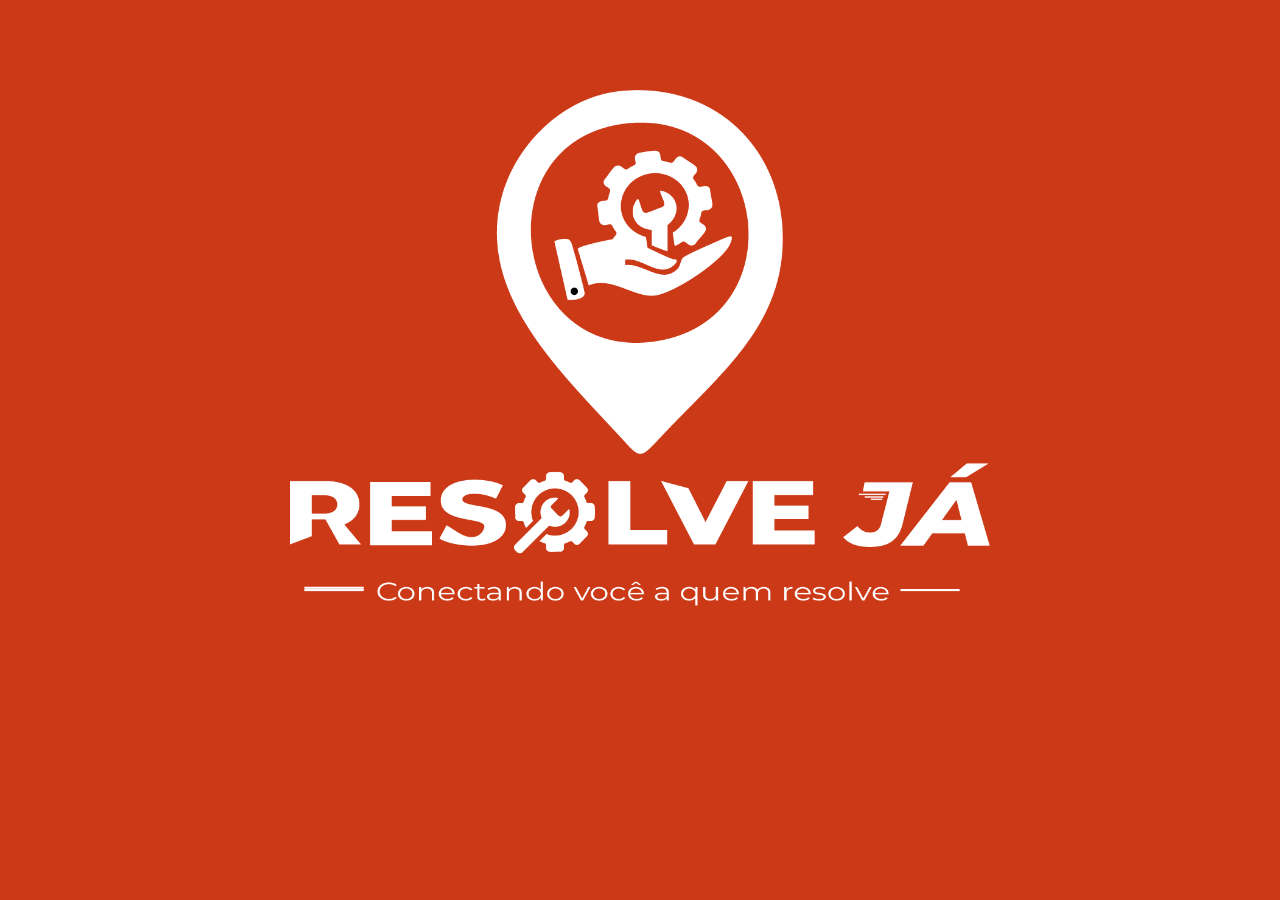
<file: index.html>
<!DOCTYPE html>
<html lang="pt-br">

<head>
    <meta charset="UTF-8">
    <meta name="viewport" content="width=device-width, initial-scale=1.0">
    <title>Resolve Já</title>
    <link rel="stylesheet" href="style.css">
    <script>
        setTimeout(() => {
            window.location.href="login.html";
        }, 2000);
    </script>
</head>

<body class="body-começo">
    <div class="uni-logo">
        <img class="logo-começo" src="midia/Logo Branca.png" alt="">
    </div>
</body>

</html>
</file>
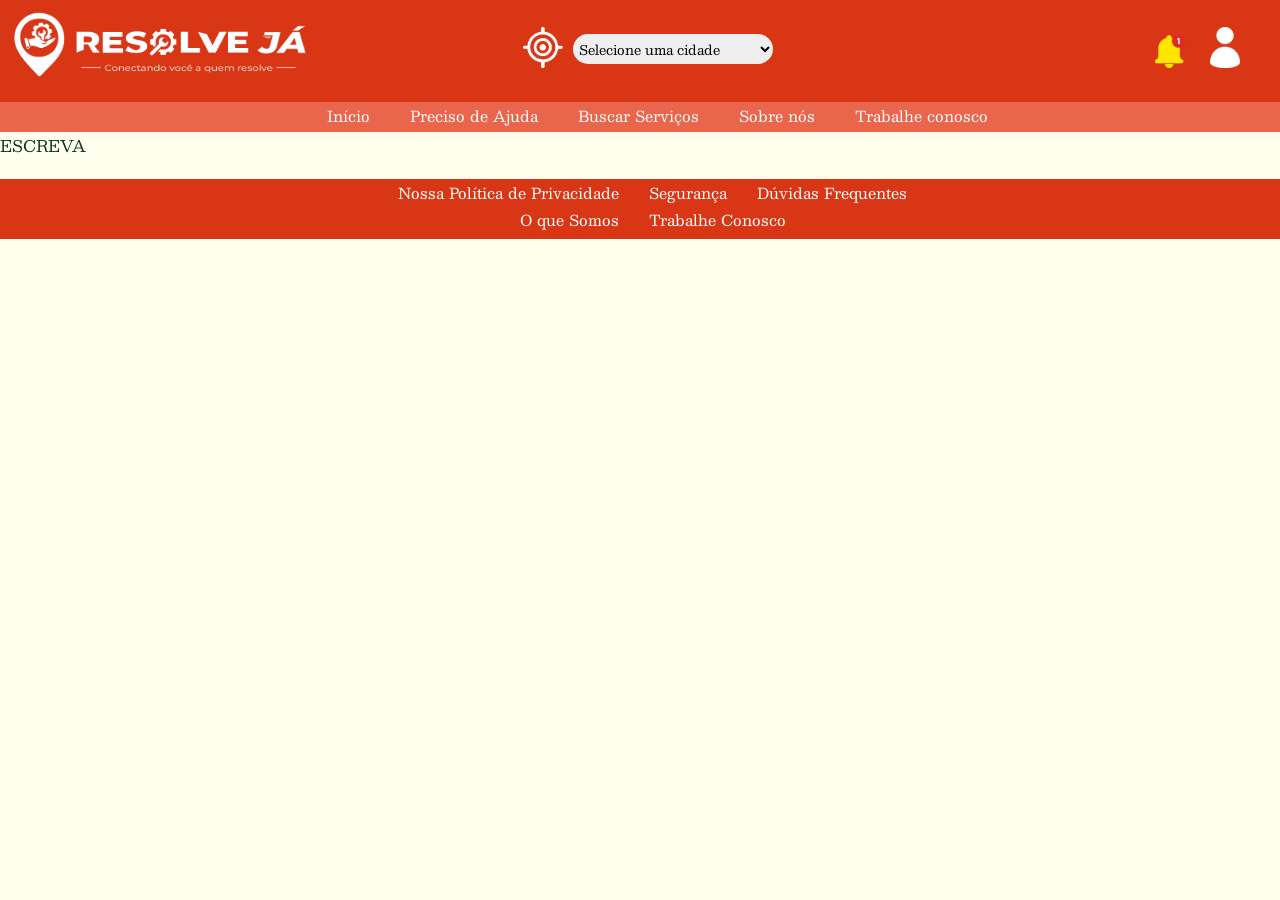
<file: copiar.html>
<!DOCTYPE html>
<html lang="pt-br">

<head>
    <meta charset="UTF-8">
    <meta name="viewport" content="width=device-width, initial-scale=1.0">
    <title>Resolve Já | Página Inicial</title>
    <link rel="stylesheet" href="style.css">
    <style>
        @import url('https://fonts.googleapis.com/css2?family=Besley:ital,wght@0,400..900;1,400..900&display=swap');
    </style>
</head>

<body class="body-padrao">
    <header class="header-padrao">
        <div class="header-tudo">
            <div class="con-logo">
                <img class="logo-pginicial" src="midia/branca deitada.png" alt="">
            </div>
            <div class="container-cidade">
                <div class="primeiro">
                    <img class="alvo" src="midia/alvo.png" alt="">
                </div>
                <div class="segundo">
                    <select class="cidade" id="cidade">
                        <option value="">Selecione uma cidade</option>
                        <option value="São Paulo">São Paulo</option>
                        <option value="São José do Rio Preto">São José do Rio Preto</option>
                        <option value="Campinas">Campinas</option>
                        <option value="Santos">José Bonifácio</option>
                        <option value="Ribeirão Preto">Ribeirão Preto</option>
                        <option value="Sorocaba">Minha Localização</option>
                    </select>
                </div>
            </div>
            <div class="container-icones">
                <img class="icones-inicio" src="midia/notificações.png" alt="nots">
                <img class="icones-inicio" src="midia/user.png" alt="user" id="user">
            </div>
        </div>
    </header>
    <nav class="navpadrao">
        <a class="danave" href="pag-inicial.html">Início</a>
        <a class="danave" href="pag-ajuda.html">Preciso de Ajuda</a>
        <a class="danave" href="pag-busca.html">Buscar Serviços</a>
        <a class="danave" href="pag-sobrenos.html">Sobre nós</a>
        <a class="danave" href="trabalhe-conosco.html">Trabalhe conosco</a>
    </nav>

    ESCREVA
    
    <script src="java.js"></script>
</body>

<footer class="footer-padrao">
    <div class="1-footer">
        <a class="dofooter" href="politi.html">Nossa Política de Privacidade</a>
        <a class="dofooter" href="">Segurança</a>
        <a class="dofooter" href="duvidas.html">Dúvidas Frequentes</a>
    </div>
    <div class="2-footer">
        <a class="dofooter" href="">O que Somos</a>
        <a class="dofooter" href="trabalhe-conosco.html">Trabalhe Conosco</a>
    </div>
</footer>

</html>
</file>
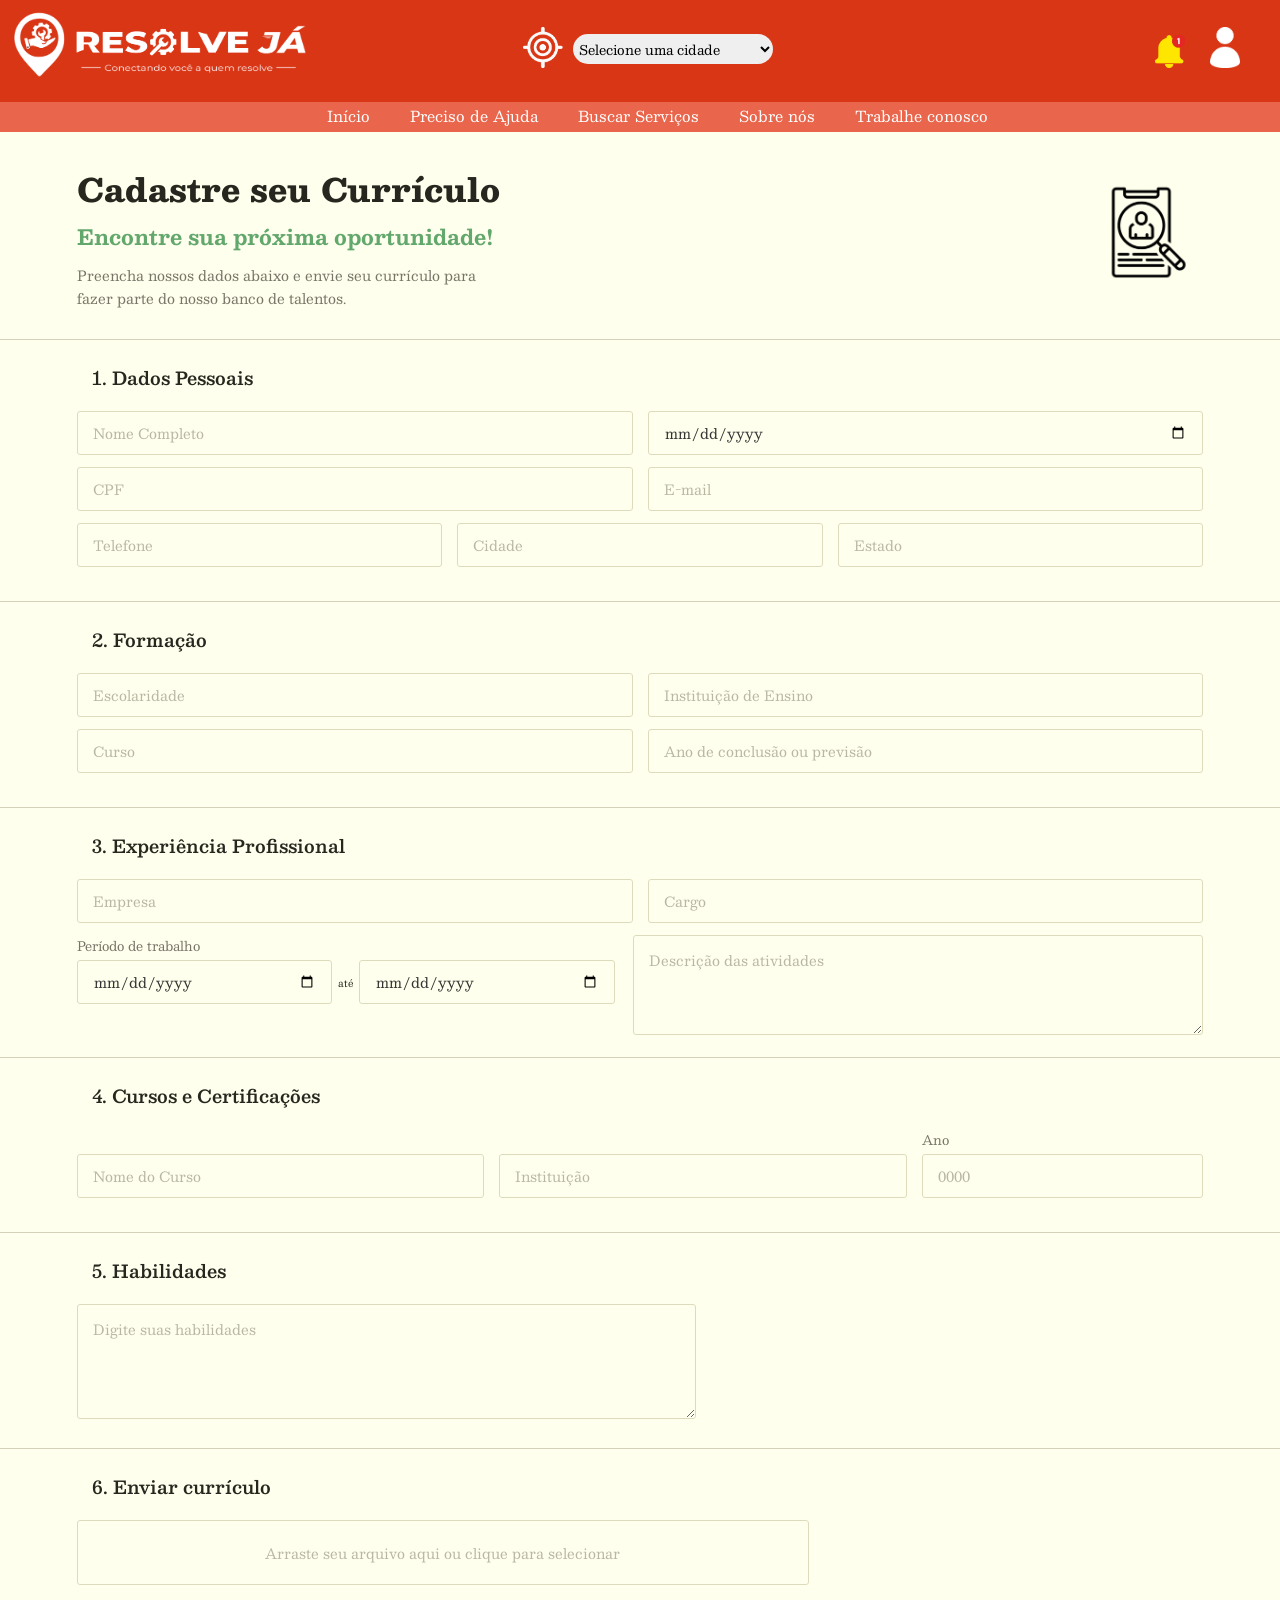
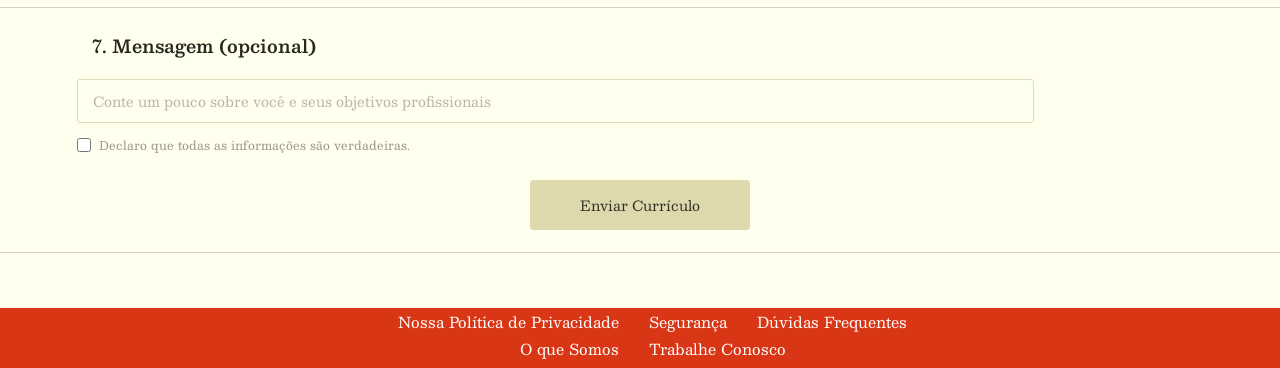
<file: curriculo.html>
<!DOCTYPE html>
<html lang="pt-br">

<head>
    <meta charset="UTF-8">
    <meta name="viewport" content="width=device-width, initial-scale=1.0">
    <title>Resolve Já | Currículo</title>
    <link rel="stylesheet" href="style.css">
    <style>
        @import url('https://fonts.googleapis.com/css2?family=Besley:ital,wght@0,400..900;1,400..900&display=swap');
    </style>
</head>

<body class="body-padrao">
    <header class="header-padrao">
        <div class="header-tudo">
            <div class="con-logo">
                <img class="logo-pginicial" src="midia/branca deitada.png" alt="">
            </div>
            <div class="container-cidade">
                <div class="primeiro">
                    <img class="alvo" src="midia/alvo.png" alt="">
                </div>
                <div class="segundo">
                    <select class="cidade" id="cidade">
                        <option value="">Selecione uma cidade</option>
                        <option value="São Paulo">São Paulo</option>
                        <option value="São José do Rio Preto">São José do Rio Preto</option>
                        <option value="Campinas">Campinas</option>
                        <option value="Santos">José Bonifácio</option>
                        <option value="Ribeirão Preto">Ribeirão Preto</option>
                        <option value="Sorocaba">Minha Localização</option>
                    </select>
                </div>
            </div>
            <div class="container-icones">
                <img class="icones-inicio" src="midia/notificações.png" alt="nots">
                <img class="icones-inicio" src="midia/user.png" alt="user" id="user">
            </div>
        </div>
    </header>
    <nav class="navpadrao">
        <a class="danave" href="pag-inicial.html">Início</a>
        <a class="danave" href="pag-ajuda.html">Preciso de Ajuda</a>
        <a class="danave" href="pag-busca.html">Buscar Serviços</a>
        <a class="danave" href="pag-sobrenos.html">Sobre nós</a>
        <a class="danave" href="trabalhe-conosco.html">Trabalhe conosco</a>
    </nav>


    <main class="curriculo-container">

        <!-- Cabeçalho do formulário -->
        <section class="curriculo-topo">
            <div>
                <h1>Cadastre seu Currículo</h1>
                <h3>Encontre sua próxima oportunidade!</h3>
                <p>Preencha nossos dados abaixo e envie seu currículo para<br>
                    fazer parte do nosso banco de talentos.</p>
            </div>

            <div class="curriculo-icone">
                <img src="midia/icone pesquisa.png" alt="Ícone de currículo">
            </div>
        </section>

        <form class="form-curriculo">

            <!-- 1. Dados Pessoais -->
            <section class="form-secao">
                <h2>1. Dados Pessoais</h2>

                <div class="form-linha">
                    <input type="text" placeholder="Nome Completo" required>
                    <input type="date" aria-label="Data de nascimento">
                </div>

                <div class="form-linha">
                    <input type="text" placeholder="CPF">
                    <input type="email" placeholder="E-mail" required>
                </div>

                <div class="form-linha tres">
                    <input type="tel" placeholder="Telefone">
                    <input type="text" placeholder="Cidade">
                    <input type="text" placeholder="Estado">
                </div>
            </section>

            <!-- 2. Formação -->
            <section class="form-secao">
                <h2>2. Formação</h2>

                <div class="form-linha">
                    <input type="text" placeholder="Escolaridade">
                    <input type="text" placeholder="Instituição de Ensino">
                </div>

                <div class="form-linha">
                    <input type="text" placeholder="Curso">
                    <input type="text" placeholder="Ano de conclusão ou previsão">
                </div>
            </section>

            <!-- 3. Experiência Profissional -->
            <section class="form-secao">
                <h2>3. Experiência Profissional</h2>

                <div class="form-linha">
                    <input type="text" placeholder="Empresa">
                    <input type="text" placeholder="Cargo">
                </div>

                <div class="experiencia-conteudo">
                    <div class="periodo">
                        <label>Período de trabalho</label>

                        <div class="form-linha periodo-inputs">
                            <input type="date" aria-label="Data inicial">
                            <span>até</span>
                            <input type="date" aria-label="Data final">
                        </div>
                    </div>

                    <textarea placeholder="Descrição das atividades"></textarea>
                </div>
            </section>

            <!-- 4. Cursos e Certificações -->
            <section class="form-secao">
                <h2>4. Cursos e Certificações</h2>

                <div class="form-linha cursos-linha">
                    <input type="text" placeholder="Nome do Curso">
                    <input type="text" placeholder="Instituição">

                    <div class="ano-input">
                        <label>Ano</label>
                        <input type="number" placeholder="0000">
                    </div>
                </div>
            </section>

            <!-- 5. Habilidades -->
            <section class="form-secao">
                <h2>5. Habilidades</h2>

                <textarea class="habilidades" placeholder="Digite suas habilidades"></textarea>
            </section>

            <!-- 6. Enviar currículo -->
            <section class="form-secao">
                <h2>6. Enviar currículo</h2>

                <label class="upload-curriculo">
                    <input type="file" accept=".pdf,.doc,.docx">
                    <span>Arraste seu arquivo aqui ou clique para selecionar</span>
                </label>
            </section>

            <!-- 7. Mensagem -->
            <section class="form-secao mensagem-secao">
                <h2>7. Mensagem (opcional)</h2>

                <input type="text" class="mensagem-input"
                    placeholder="Conte um pouco sobre você e seus objetivos profissionais">

                <label class="termos">
                    <input type="checkbox" required>
                    <span>Declaro que todas as informações são verdadeiras.</span>
                </label>
                
<form action="site-profissional.html">
    <!-- seus inputs aqui -->
    <button type="submit" class="btn-curriculo">
        Enviar Currículo
    </button>
</form>



            </section>
    </main>


    <script src="java.js"></script>
</body>

<footer class="footer-padrao">
    <div class="1-footer">
        <a class="dofooter" href="politi.html">Nossa Política de Privacidade</a>
        <a class="dofooter" href="">Segurança</a>
        <a class="dofooter" href="duvidas.html">Dúvidas Frequentes</a>
    </div>
    <div class="2-footer">
        <a class="dofooter" href="">O que Somos</a>
        <a class="dofooter" href="trabalhe-conosco.html">Trabalhe Conosco</a>
    </div>
</footer>

</html>
</file>
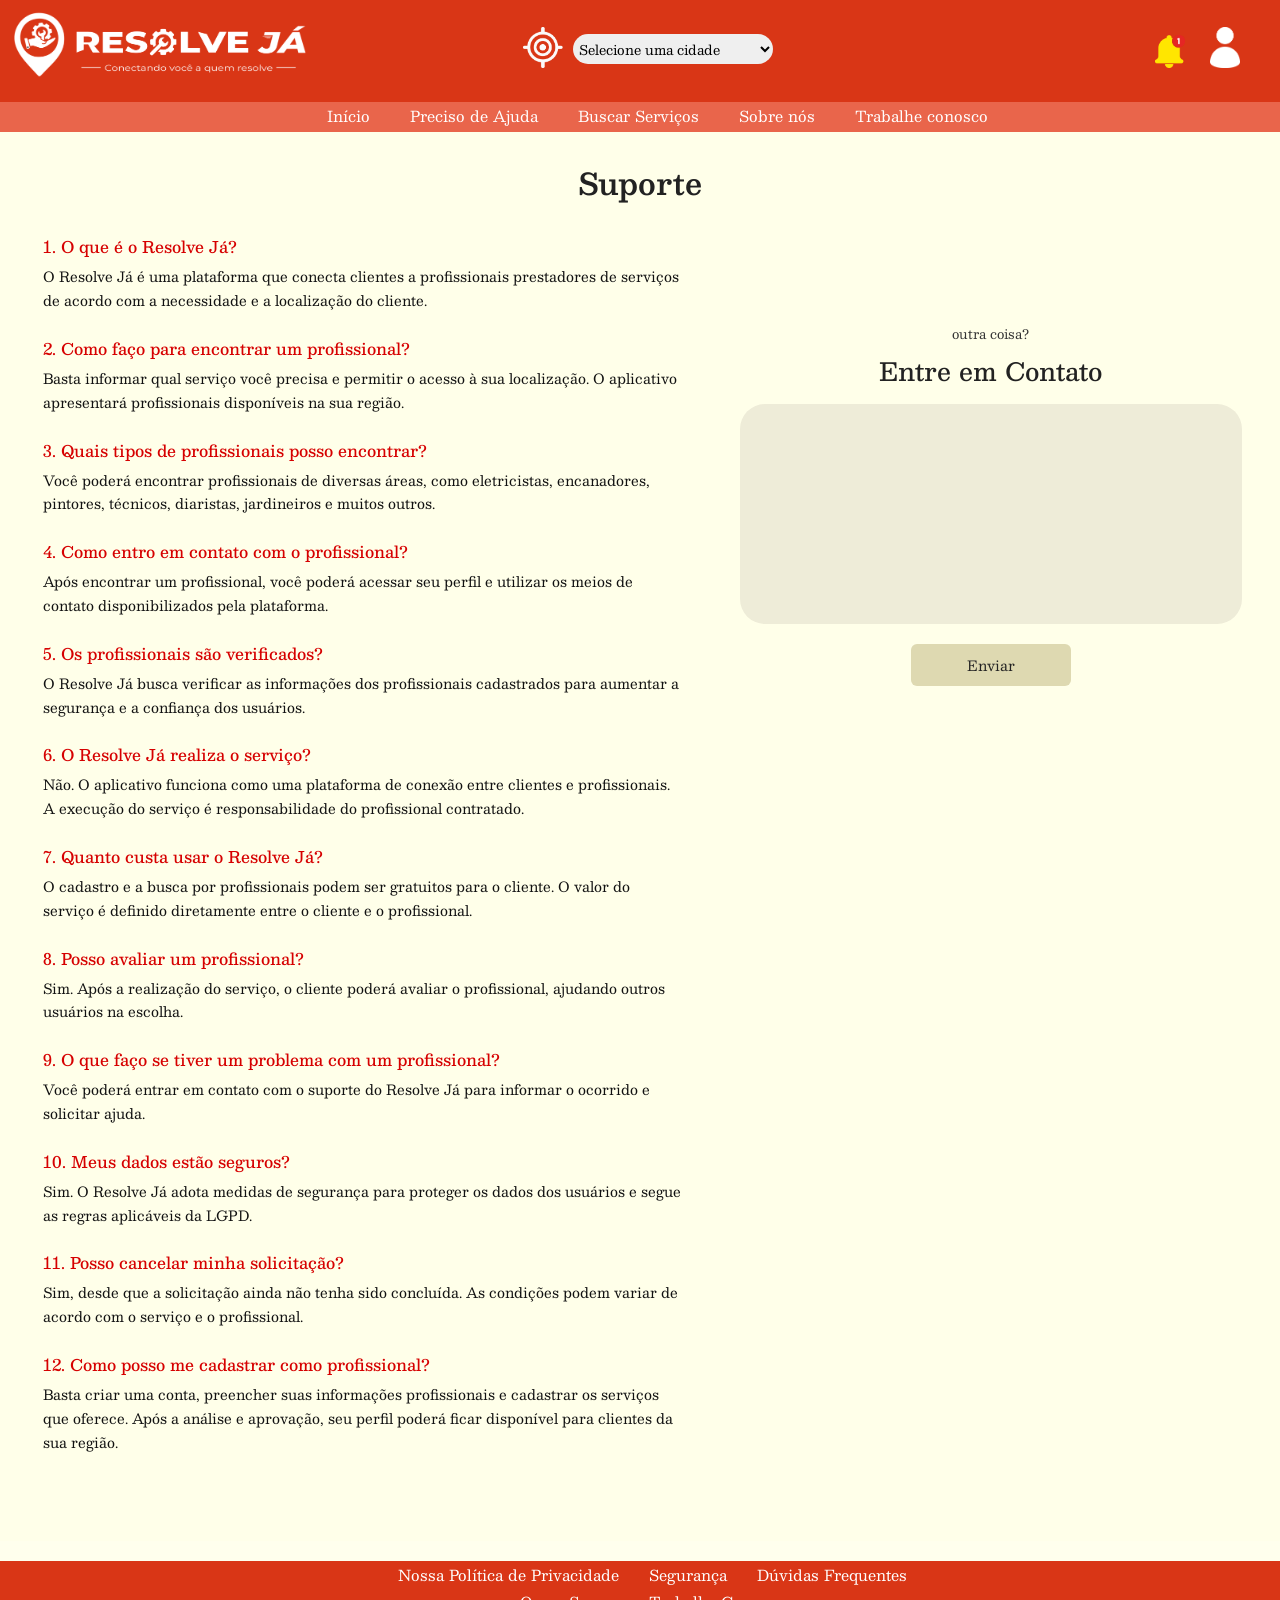
<file: duvidas.html>
<!DOCTYPE html>
<html lang="pt-br">

<head>
    <meta charset="UTF-8">
    <meta name="viewport" content="width=device-width, initial-scale=1.0">
    <title>Resolve Já | Duvidas Frequentes</title>
    <link rel="stylesheet" href="style.css">
    <style>
        @import url('https://fonts.googleapis.com/css2?family=Besley:ital,wght@0,400..900;1,400..900&display=swap');
    </style>
</head>

<body class="body-padrao">
    <header class="header-padrao">
        <div class="header-tudo">
            <div class="con-logo">
                <img class="logo-pginicial" src="midia/branca deitada.png" alt="">
            </div>
            <div class="container-cidade">
                <div class="primeiro">
                    <img class="alvo" src="midia/alvo.png" alt="">
                </div>
                <div class="segundo">
                    <select class="cidade" id="cidade">
                        <option value="">Selecione uma cidade</option>
                        <option value="São Paulo">São Paulo</option>
                        <option value="São José do Rio Preto">São José do Rio Preto</option>
                        <option value="Campinas">Campinas</option>
                        <option value="Santos">José Bonifácio</option>
                        <option value="Ribeirão Preto">Ribeirão Preto</option>
                        <option value="Sorocaba">Minha Localização</option>
                    </select>
                </div>
            </div>
            <div class="container-icones">
                <img class="icones-inicio" src="midia/notificações.png" alt="nots">
                <img class="icones-inicio" src="midia/user.png" alt="user" id="user">
            </div>
        </div>
    </header>
    <nav class="navpadrao">
        <a class="danave" href="pag-inicial.html">Início</a>
        <a class="danave" href="pag-ajuda.html">Preciso de Ajuda</a>
        <a class="danave" href="pag-busca.html">Buscar Serviços</a>
        <a class="danave" href="pag-sobrenos.html">Sobre nós</a>
        <a class="danave" href="trabalhe-conosco.html">Trabalhe conosco</a>
    </nav>

    <main class="pagina-suporte">

    <h1 class="titulo-suporte">Suporte</h1>

    <div class="conteudo-suporte">

        <!-- PERGUNTAS FREQUENTES -->
        <section class="perguntas-frequentes">

            <div class="pergunta">
                <h3>1. O que é o Resolve Já?</h3>
                <p>
                    O Resolve Já é uma plataforma que conecta clientes a
                    profissionais prestadores de serviços de acordo com
                    a necessidade e a localização do cliente.
                </p>
            </div>

            <div class="pergunta">
                <h3>2. Como faço para encontrar um profissional?</h3>
                <p>
                    Basta informar qual serviço você precisa e permitir
                    o acesso à sua localização. O aplicativo apresentará
                    profissionais disponíveis na sua região.
                </p>
            </div>

            <div class="pergunta">
                <h3>3. Quais tipos de profissionais posso encontrar?</h3>
                <p>
                    Você poderá encontrar profissionais de diversas áreas,
                    como eletricistas, encanadores, pintores, técnicos,
                    diaristas, jardineiros e muitos outros.
                </p>
            </div>

            <div class="pergunta">
                <h3>4. Como entro em contato com o profissional?</h3>
                <p>
                    Após encontrar um profissional, você poderá acessar
                    seu perfil e utilizar os meios de contato
                    disponibilizados pela plataforma.
                </p>
            </div>

            <div class="pergunta">
                <h3>5. Os profissionais são verificados?</h3>
                <p>
                    O Resolve Já busca verificar as informações dos
                    profissionais cadastrados para aumentar a segurança
                    e a confiança dos usuários.
                </p>
            </div>

            <div class="pergunta">
                <h3>6. O Resolve Já realiza o serviço?</h3>
                <p>
                    Não. O aplicativo funciona como uma plataforma de
                    conexão entre clientes e profissionais. A execução
                    do serviço é responsabilidade do profissional contratado.
                </p>
            </div>

            <div class="pergunta">
                <h3>7. Quanto custa usar o Resolve Já?</h3>
                <p>
                    O cadastro e a busca por profissionais podem ser
                    gratuitos para o cliente. O valor do serviço é
                    definido diretamente entre o cliente e o profissional.
                </p>
            </div>

            <div class="pergunta">
                <h3>8. Posso avaliar um profissional?</h3>
                <p>
                    Sim. Após a realização do serviço, o cliente poderá
                    avaliar o profissional, ajudando outros usuários
                    na escolha.
                </p>
            </div>

            <div class="pergunta">
                <h3>9. O que faço se tiver um problema com um profissional?</h3>
                <p>
                    Você poderá entrar em contato com o suporte do
                    Resolve Já para informar o ocorrido e solicitar ajuda.
                </p>
            </div>

            <div class="pergunta">
                <h3>10. Meus dados estão seguros?</h3>
                <p>
                    Sim. O Resolve Já adota medidas de segurança para
                    proteger os dados dos usuários e segue as regras
                    aplicáveis da LGPD.
                </p>
            </div>

            <div class="pergunta">
                <h3>11. Posso cancelar minha solicitação?</h3>
                <p>
                    Sim, desde que a solicitação ainda não tenha sido
                    concluída. As condições podem variar de acordo
                    com o serviço e o profissional.
                </p>
            </div>

            <div class="pergunta">
                <h3>12. Como posso me cadastrar como profissional?</h3>
                <p>
                    Basta criar uma conta, preencher suas informações
                    profissionais e cadastrar os serviços que oferece.
                    Após a análise e aprovação, seu perfil poderá ficar
                    disponível para clientes da sua região.
                </p>
            </div>

        </section>


        <!-- FORMULÁRIO DE CONTATO -->
        <section class="contato-suporte">

            <p class="subtitulo-contato">outra coisa?</p>

            <h2>Entre em Contato</h2>

            <form class="form-suporte">

                <textarea
                    name="mensagem"
                    placeholder="Diga-nos o que precisa"
                    required>
                </textarea>

                <button type="submit">Enviar</button>

            </form>

        </section>

    </div>

</main>
    
    <script src="java.js"></script>
</body>

<footer class="footer-padrao">
    <div class="1-footer">
        <a class="dofooter" href="trabalhe-conosco.html">Nossa Política de Privacidade</a>
        <a class="dofooter" href="">Segurança</a>
        <a class="dofooter" href="duvidas.html">Dúvidas Frequentes</a>
    </div>
    <div class="2-footer">
        <a class="dofooter" href="">O que Somos</a>
        <a class="dofooter" href="politi.html">Trabalhe Conosco</a>
    </div>
</footer>

</html>
</file>
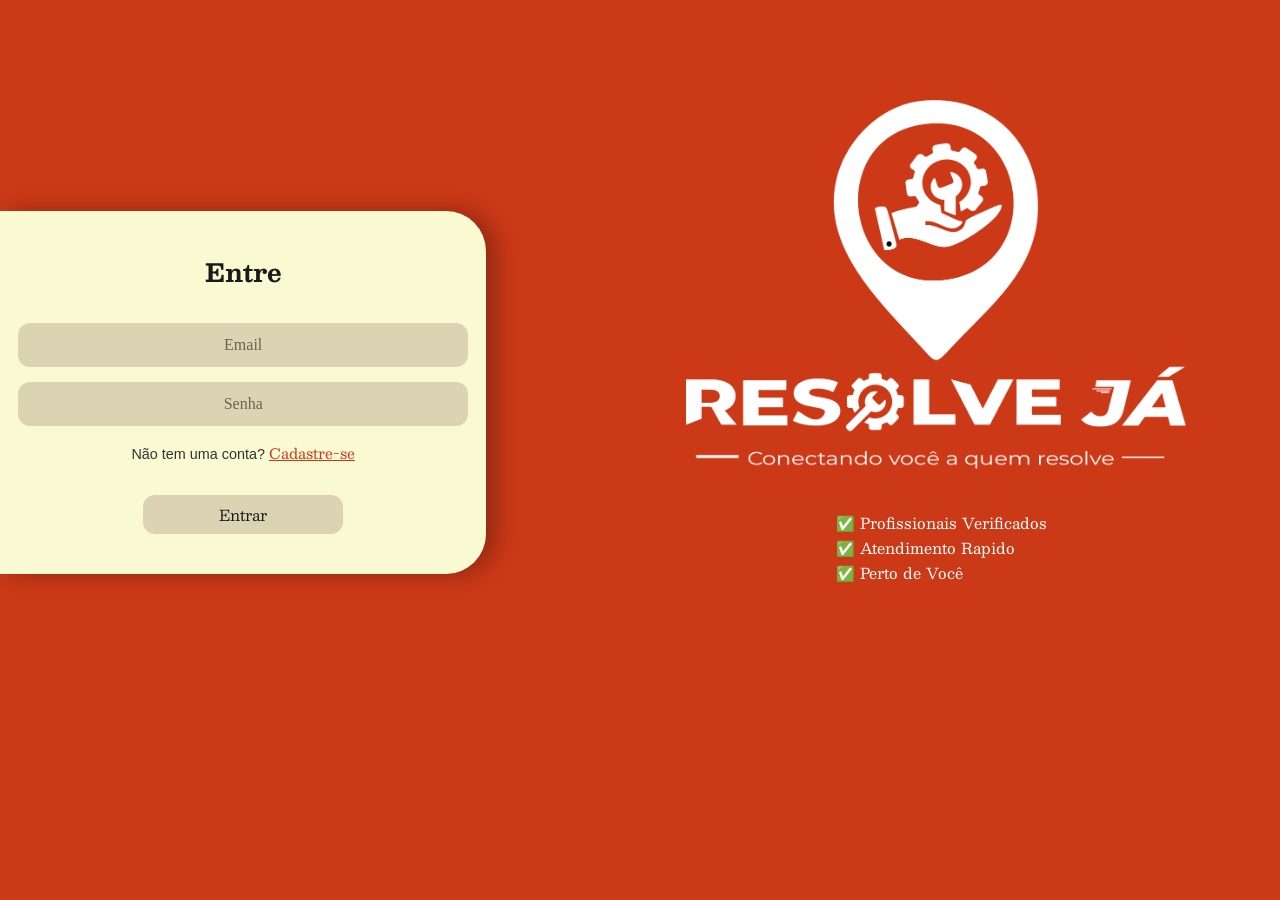
<file: entrar.html>
<!DOCTYPE html>
<html lang="pt-br">

<head>
    <meta charset="UTF-8">
    <meta name="viewport" content="width=device-width, initial-scale=1.0">
    <title>Resolve Já | Entrar</title>
    <link rel="stylesheet" href="style.css">
    <style>
        @import url('https://fonts.googleapis.com/css2?family=Besley:ital,wght@0,400..900;1,400..900&display=swap');
    </style>
</head>

<body class="body-começo">
    <div class="container-entr">

        <!-- Formulário de Login (Esquerda) -->

        <div class="login-card">
            <h1>Entre</h1>
            <input type="email" placeholder="Email" class="input-field">
            <input type="password" placeholder="Senha" class="input-field">
            <p class="signup-text">Não tem uma conta?
                <a href="cadastro.html">Cadastre-se</a>
            </p>
            <button class="btn-submit" onclick="window.location.href='pag-inicial.html'">Entrar</button>
        </div>
        <div class="tudo">
            <img class="logo-entr" src="midia/Logo Branca.png" alt="">
            <div class="textologo">
                <p>✅ Profissionais Verificados</p>
                <p>✅ Atendimento Rapido</p>
                <p>✅ Perto de Você</p>
            </div>
        </div>
    </div>
</body>
</file>
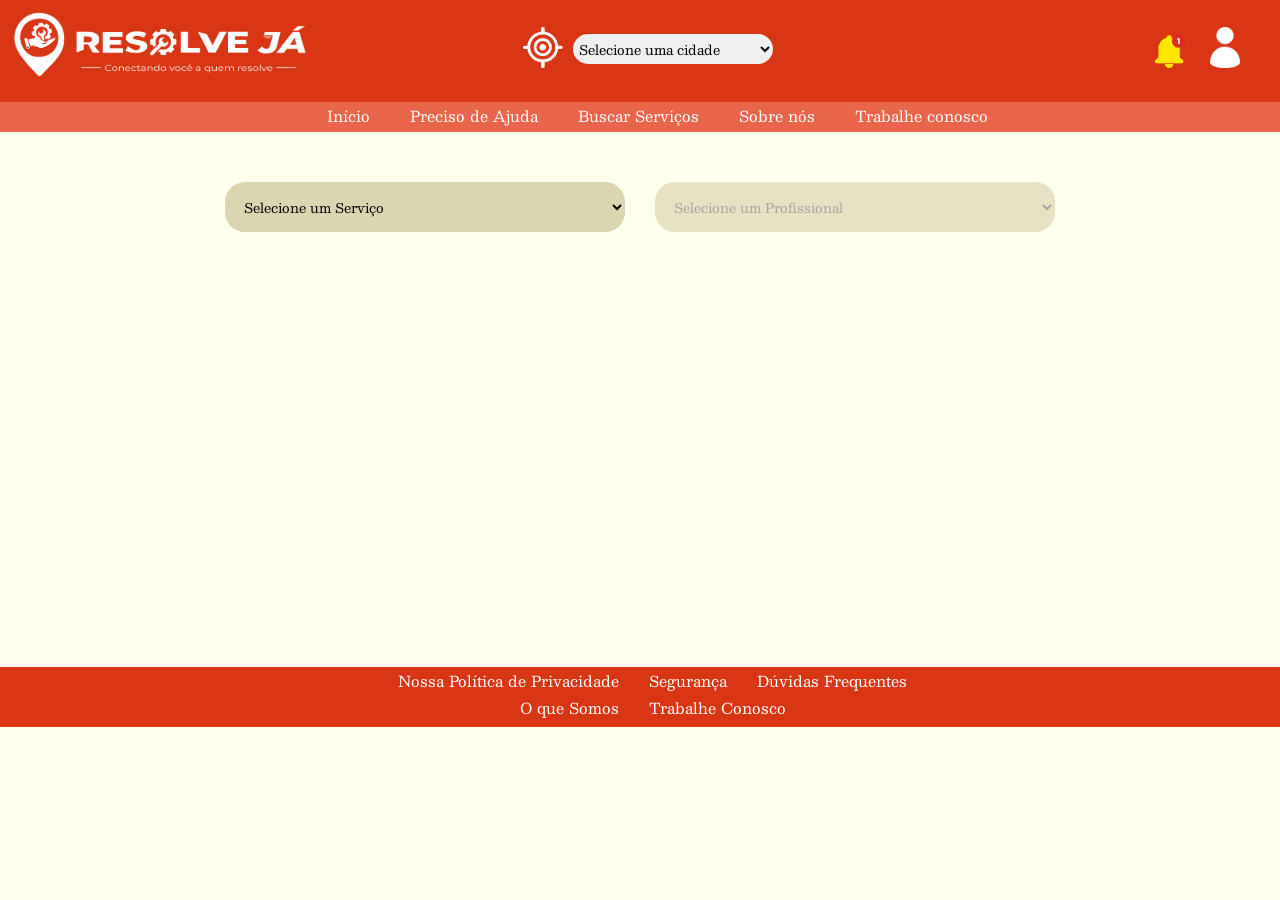
<file: pag-ajuda.html>
<!DOCTYPE html>
<html lang="pt-br">

<head>
    <meta charset="UTF-8">
    <meta name="viewport" content="width=device-width, initial-scale=1.0">
    <title>Resolve Já | Página Inicial</title>
    <link rel="stylesheet" href="style.css">
    <style>
        @import url('https://fonts.googleapis.com/css2?family=Besley:ital,wght@0,400..900;1,400..900&display=swap');
    </style>
</head>

<body class="body-padrao">
    <header class="header-padrao">
        <div class="header-tudo">
            <div class="con-logo">
                <img class="logo-pginicial" src="midia/branca deitada.png" alt="">
            </div>
            <div class="container-cidade">
                <div class="primeiro">
                    <img class="alvo" src="midia/alvo.png" alt="">
                </div>
                <div class="segundo">
                    <select class="cidade" id="cidade">
                        <option value="">Selecione uma cidade</option>
                        <option value="São Paulo">São Paulo</option>
                        <option value="São José do Rio Preto">São José do Rio Preto</option>
                        <option value="Campinas">Campinas</option>
                        <option value="Santos">José Bonifácio</option>
                        <option value="Ribeirão Preto">Ribeirão Preto</option>
                        <option value="Sorocaba">Minha Localização</option>
                    </select>
                </div>
            </div>
            <div class="container-icones">
                <img class="icones-inicio" src="midia/notificações.png" alt="nots">
                <img class="icones-inicio" src="midia/user.png" alt="user" id="user">
            </div>
        </div>
    </header>
    <nav class="navpadrao">
        <a class="danave" href="pag-inicial.html">Início</a>
        <a class="danave" href="pag-ajuda.html">Preciso de Ajuda</a>
        <a class="danave" href="pag-busca.html">Buscar Serviços</a>
        <a class="danave" href="pag-sobrenos.html">Sobre nós</a>
        <a class="danave" href="trabalhe-conosco.html">Trabalhe conosco</a>
    </nav>
    <main class="main-ajuda">
        <div class="duas-barras">
            <div class="selecao-servicos">
                <select class="servico" name="servico" id="servico">
                    <option class="op" value="">Selecione um Serviço</option>
                    <option class="op" value="encanacao">Encanação</option>
                    <option class="op" value="mecanica">Mecânica</option>
                    <a href="perfil-profissional.html">
                        <option class="op" value="eletrica">Elétrica</option>
                    </a>
                    <option class="op" value="limpeza">Limpeza</option>
                    <option class="op" value="engenharia">Engenharia</option>
                    <option class="op" value="borracharia">Borracharia</option>
                    <option class="op" value="construcao">Construção</option>
                    <option class="op" value="estetica">Estética</option>
                    <option class="op" value="tecnologia">Tecnologia</option>
                </select>
            </div>
            <div class="selecao-profissionais">
                <select class="servico" id="profissional" name="profissional" disabled>
                    <option class="op" value="">Selecione um Profissional</option>
                </select>
            </div>
        </div>
    </main>
    <script src="java.js"></script>
</body>

<footer class="footer-padrao">
    <div class="1-footer">
        <a class="dofooter" href="politi.html">Nossa Política de Privacidade</a>
        <a class="dofooter" href="">Segurança</a>
        <a class="dofooter" href="duvidas.html">Dúvidas Frequentes</a>
    </div>
    <div class="2-footer">
        <a class="dofooter" href="">O que Somos</a>
        <a class="dofooter" href="trabalhe-conosco.html">Trabalhe Conosco</a>
    </div>
</footer>

</html>
</file>
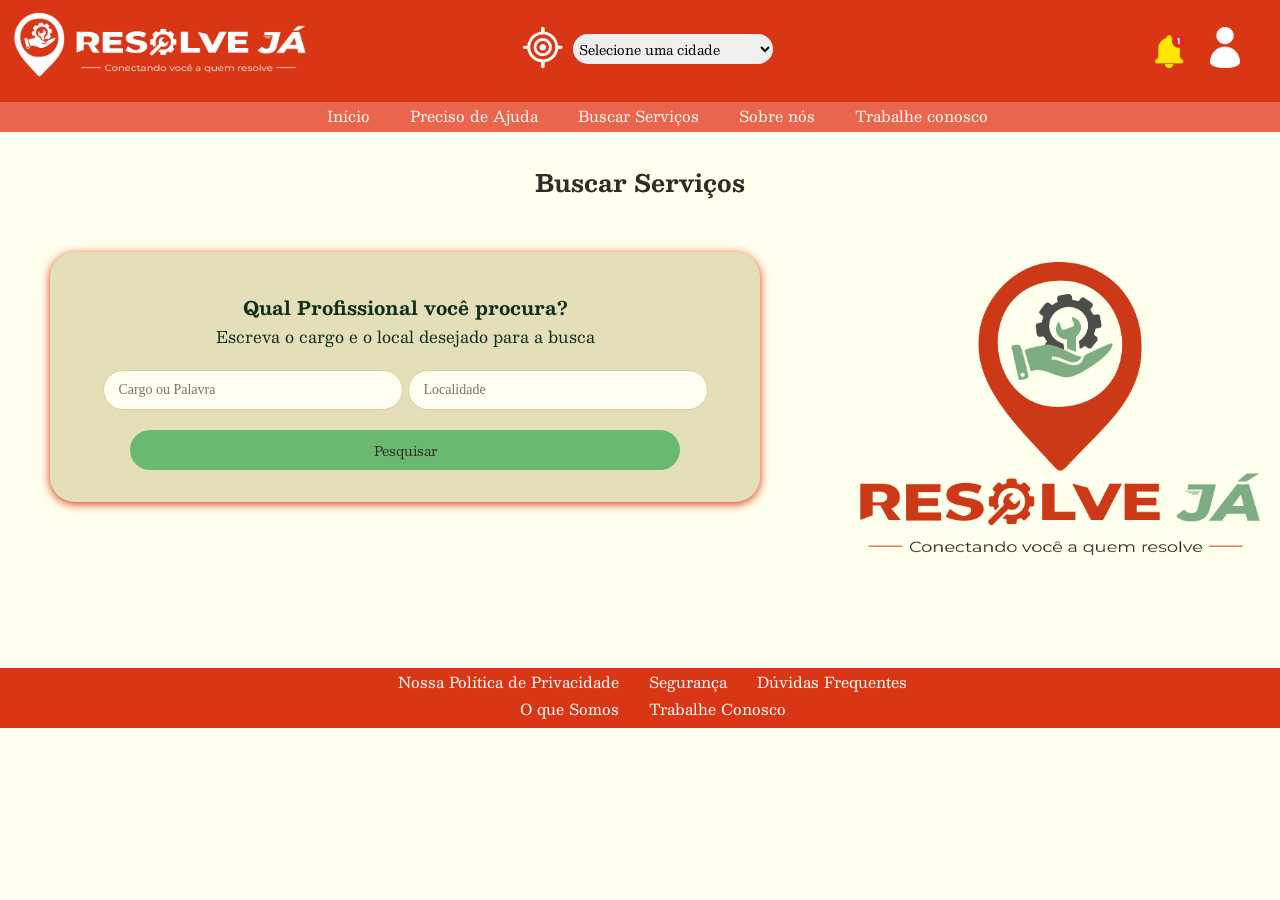
<file: pag-busca.html>
<!DOCTYPE html>
<html lang="pt-br">

<head>
    <meta charset="UTF-8">
    <meta name="viewport" content="width=device-width, initial-scale=1.0">
    <title>Resolve Já | Buscar </title>
    <link rel="stylesheet" href="style.css">
    <style>
        @import url('https://fonts.googleapis.com/css2?family=Besley:ital,wght@0,400..900;1,400..900&display=swap');
    </style>
</head>

<body class="body-padrao">
    <header class="header-padrao">
        <div class="header-tudo">
            <div class="con-logo">
                <img class="logo-pginicial" src="midia/branca deitada.png" alt="">
            </div>
            <div class="container-cidade">
                <div class="primeiro">
                    <img class="alvo" src="midia/alvo.png" alt="">
                </div>
                <div class="segundo">
                    <select class="cidade" id="cidade">
                        <option value="">Selecione uma cidade</option>
                        <option value="São Paulo">São Paulo</option>
                        <option value="São José do Rio Preto">São José do Rio Preto</option>
                        <option value="Campinas">Campinas</option>
                        <option value="Santos">José Bonifácio</option>
                        <option value="Ribeirão Preto">Ribeirão Preto</option>
                        <option value="Sorocaba">Minha Localização</option>
                    </select>
                </div>
            </div>
            <div class="container-icones">
                <img class="icones-inicio" src="midia/notificações.png" alt="nots">
                <img class="icones-inicio" src="midia/user.png" alt="user" id="user">
            </div>
        </div>
    </header>
    <nav class="navpadrao">
        <a class="danave" href="pag-inicial.html">Início</a>
        <a class="danave" href="pag-ajuda.html">Preciso de Ajuda</a>
        <a class="danave" href="pag-busca.html">Buscar Serviços</a>
        <a class="danave" href="pag-sobrenos.html">Sobre nós</a>
        <a class="danave" href="trabalhe-conosco.html">Trabalhe conosco</a>
    </nav>

    <main>
        <h2 class="titulo-total-busca">Buscar Serviços</h2>
        <div class="tudo-busca">
            <div class="card-busca">
                <div class="text-busca">
                    <h3 class="titulo-busca">Qual Profissional você procura?</h3>
                    <p>Escreva o cargo e o local desejado para a busca</p>
                </div>
                <div class="infos">
                    <div class="info-1">
                        <input class="input-busca" type="text" placeholder="Cargo ou Palavra">
                        <input class="input-busca" type="text" placeholder="Localidade">
                    </div>
                    <div class="info-2">
                        <button class="btn-pesquisa">Pesquisar</button>
                    </div>
                </div>
            </div>
            <div class="logo-busca">
                <img class="busca-logo" src="midia/LOGOO.png" alt="">
            </div>
        </div>
    </main>



    <script src="java.js"></script>
</body>

<footer class="footer-padrao">
    <div class="1-footer">
        <a class="dofooter" href="politi.html">Nossa Política de Privacidade</a>
        <a class="dofooter" href="">Segurança</a>
        <a class="dofooter" href="duvidas.html">Dúvidas Frequentes</a>
    </div>
    <div class="2-footer">
        <a class="dofooter" href="">O que Somos</a>
        <a class="dofooter" href="trabalhe-conosco.html">Trabalhe Conosco</a>
    </div>
</footer>

</html>
</file>
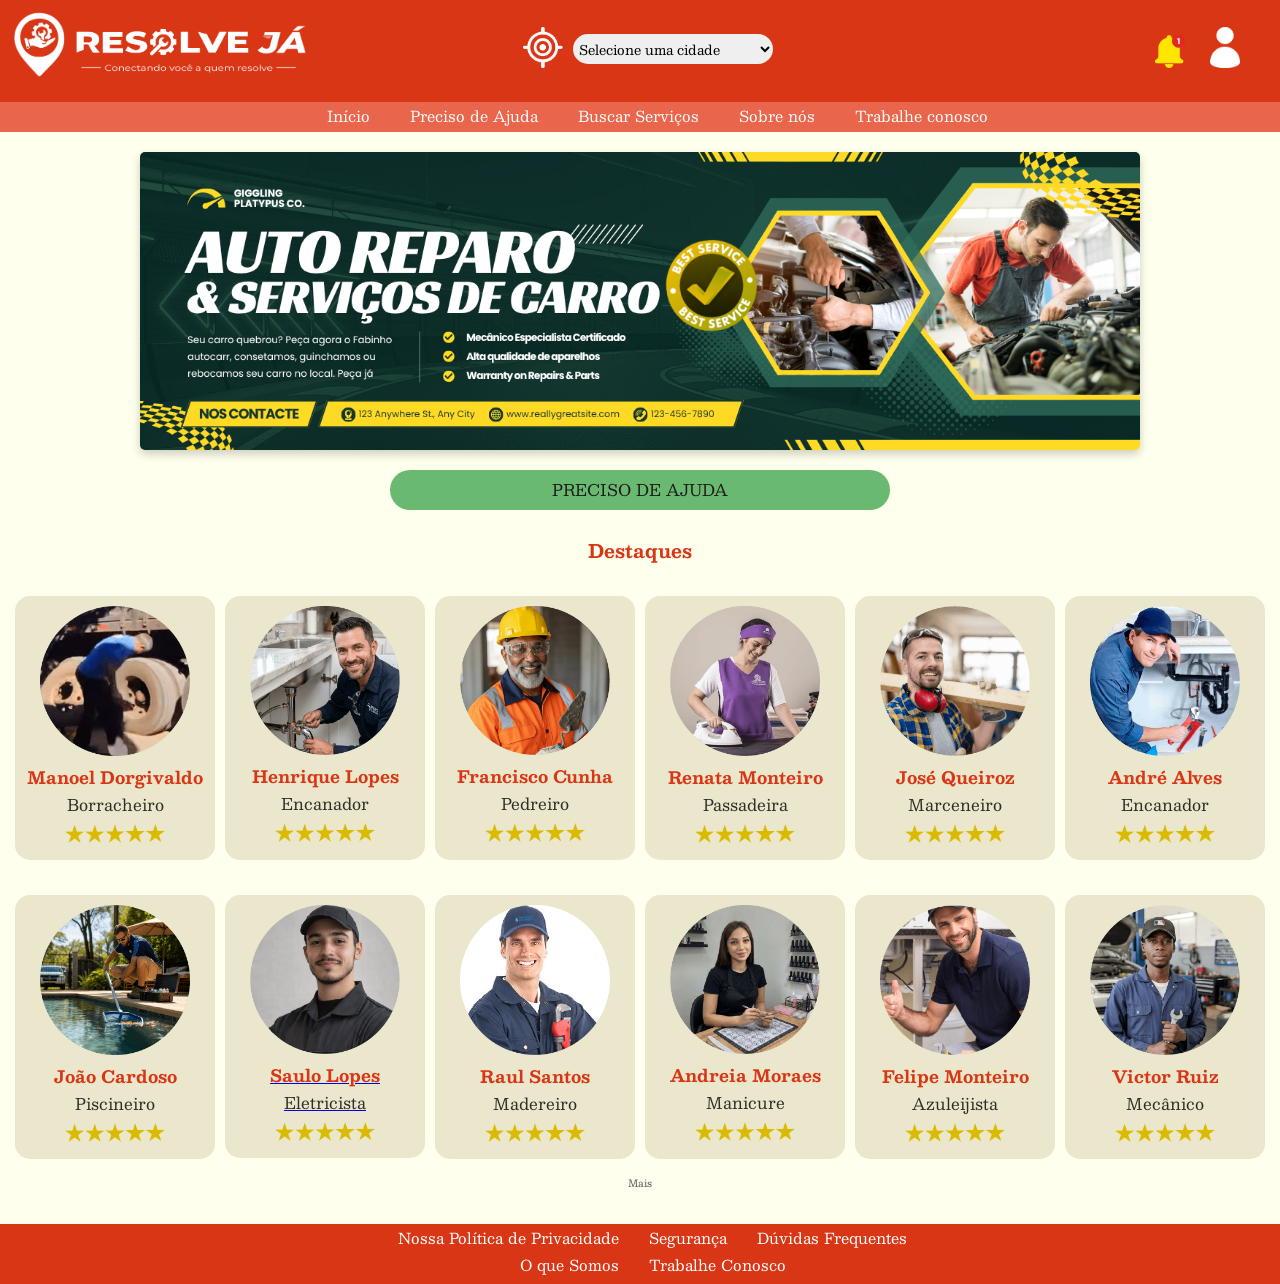
<file: pag-inicial.html>
<!DOCTYPE html>
<html lang="pt-br">

<head>
    <meta charset="UTF-8">
    <meta name="viewport" content="width=device-width, initial-scale=1.0">
    <title>Resolve Já | Página Inicial</title>
    <link rel="stylesheet" href="style.css">
    <style>
        @import url('https://fonts.googleapis.com/css2?family=Besley:ital,wght@0,400..900;1,400..900&display=swap');
    </style>
</head>

<body class="body-padrao">
    <header class="header-padrao">
        <div class="header-tudo">
            <div class="con-logo">
                <img class="logo-pginicial" src="midia/branca deitada.png" alt="">
            </div>
            <div class="container-cidade">
                <div class="primeiro">
                    <img class="alvo" src="midia/alvo.png" alt="">
                </div>
                <div class="segundo">
                    <select class="cidade" id="cidade">
                        <option value="">Selecione uma cidade</option>
                        <option value="São Paulo">São Paulo</option>
                        <option value="São José do Rio Preto">São José do Rio Preto</option>
                        <option value="Campinas">Campinas</option>
                        <option value="Santos">José Bonifácio</option>
                        <option value="Ribeirão Preto">Ribeirão Preto</option>
                        <option value="Sorocaba">Minha Localização</option>
                    </select>
                </div>
            </div>
            <div class="container-icones">
                <img class="icones-inicio" src="midia/notificações.png" alt="nots">
                <img class="icones-inicio" src="midia/user.png" alt="user" id="user">
            </div>
        </div>
    </header>
    <nav class="navpadrao">
        <a class="danave" href="pag-inicial.html">Início</a>
        <a class="danave" href="pag-ajuda.html">Preciso de Ajuda</a>
        <a class="danave" href="pag-busca.html">Buscar Serviços</a>
        <a class="danave" href="pag-sobrenos.html">Sobre nós</a>
        <a class="danave" href="trabalhe-conosco.html">Trabalhe conosco</a>
    </nav>
    <main class="maindoinicio">
        <section class="docarrossel">
            <div class="carrossel">
                <div class="slides">
                    <img class="IC" src="midia/Carrossel/1.png" alt="">
                    <img class="IC" src="midia/Carrossel/2.png" alt="">
                    <img class="IC" src="midia/Carrossel/3.png" alt="">
                    <img class="IC" src="midia/Carrossel/4.png" alt="">
                    <img class="IC" src="midia/Carrossel/5.png" alt="">
                </div>
            </div>
        </section>
        <a class="ajuda" href="pag-ajuda.html">
            <div class="botao-ajuda">
                <p>PRECISO DE AJUDA</p>
            </div>
        </a>
        <h3 class="titulo-pagina">Destaques</h3>
        <!--1º FILEIRA-->
        <section class="fileira">
            <div class="card-Pessoa">
                <div class="foto-pessoa">
                    <img class="fotinha" src="midia/Pessoa/Pessoa 1.png" alt="">
                </div>
                <div class="sobre-pessoa">
                    <h3 class="nome-pessoa">Manoel Dorgivaldo</h3>
                    <p class="profissao-pessoa">Borracheiro</p>
                    <img class="avaliacao1" src="midia/estrelas.png" alt="">
                </div>
            </div>
            <div class="card-Pessoa">
                <div class="foto-pessoa">
                    <img class="fotinha" src="midia/Pessoa/Pessoa 2.png" alt="">
                </div>
                <div class="sobre-pessoa">
                    <h3 class="nome-pessoa">Henrique Lopes</h3>
                    <p class="profissao-pessoa">Encanador</p>
                    <img class="avaliacao1" src="midia/estrelas.png" alt="">
                </div>
            </div>
            <div class="card-Pessoa">
                <div class="foto-pessoa">
                    <img class="fotinha" src="midia/Pessoa/Pessoa 3.png" alt="">
                </div>
                <div class="sobre-pessoa">
                    <h3 class="nome-pessoa">Francisco Cunha</h3>
                    <p class="profissao-pessoa">Pedreiro</p>
                    <img class="avaliacao1" src="midia/estrelas.png" alt="">
                </div>
            </div>
            <div class="card-Pessoa">
                <div class="foto-pessoa">
                    <img class="fotinha" src="midia/Pessoa/Pessoa 4.png" alt="">
                </div>
                <div class="sobre-pessoa">
                    <h3 class="nome-pessoa">Renata Monteiro</h3>
                    <p class="profissao-pessoa">Passadeira</p>
                    <img class="avaliacao1" src="midia/estrelas.png" alt="">
                </div>
            </div>
            <div class="card-Pessoa">
                <div class="foto-pessoa">
                    <img class="fotinha" src="midia/Pessoa/Pessoa 5.png" alt="">
                </div>
                <div class="sobre-pessoa">
                    <h3 class="nome-pessoa">José Queiroz</h3>
                    <p class="profissao-pessoa">Marceneiro</p>
                    <img class="avaliacao1" src="midia/estrelas.png" alt="">
                </div>
            </div>
            <div class="card-Pessoa">
                <div class="foto-pessoa">
                    <img class="fotinha" src="midia/Pessoa/Pessoa 6.png" alt="">
                </div>
                <div class="sobre-pessoa">
                    <h3 class="nome-pessoa">André Alves</h3>
                    <p class="profissao-pessoa">Encanador</p>
                    <img class="avaliacao1" src="midia/estrelas.png" alt="">
                </div>
            </div>
        </section>
        <!--2º FILEIRA -->
        <section class="fileira">
            <div class="card-Pessoa">
                <div class="foto-pessoa">
                    <img class="fotinha" src="midia/Pessoa/Pessoa 7.png" alt="">
                </div>
                <div class="sobre-pessoa">
                    <h3 class="nome-pessoa">João Cardoso</h3>
                    <p class="profissao-pessoa">Piscineiro</p>
                    <img class="avaliacao1" src="midia/estrelas.png" alt="">
                </div>
            </div>
            <a class="corr" href="perfil-profissional.html">
                <div class="card-Pessoa">
                    <div class="foto-pessoa">
                        <img class="fotinha" src="midia/Pessoa/Pessoa 8.png" alt="">
                    </div>
                    <div class="sobre-pessoa">
                        <h3 class="nome-pessoa">Saulo Lopes</h3>
                        <p class="profissao-pessoa">Eletricista</p>
                        <img class="avaliacao1" src="midia/estrelas.png" alt="">
                    </div>
                </div>
            </a>
            <div class="card-Pessoa">
                <div class="foto-pessoa">
                    <img class="fotinha" src="midia/Pessoa/Pessoa 9.png" alt="">
                </div>
                <div class="sobre-pessoa">
                    <h3 class="nome-pessoa">Raul Santos</h3>
                    <p class="profissao-pessoa">Madereiro</p>
                    <img class="avaliacao1" src="midia/estrelas.png" alt="">
                </div>
            </div>
            <div class="card-Pessoa">
                <div class="foto-pessoa">
                    <img class="fotinha" src="midia/Pessoa/Pessoa 10.png" alt="">
                </div>
                <div class="sobre-pessoa">
                    <h3 class="nome-pessoa">Andreia Moraes</h3>
                    <p class="profissao-pessoa">Manicure</p>
                    <img class="avaliacao1" src="midia/estrelas.png" alt="">
                </div>
            </div>
            <div class="card-Pessoa">
                <div class="foto-pessoa">
                    <img class="fotinha" src="midia/Pessoa/Pessoa 11.png" alt="">
                </div>
                <div class="sobre-pessoa">
                    <h3 class="nome-pessoa">Felipe Monteiro</h3>
                    <p class="profissao-pessoa">Azuleijista</p>
                    <img class="avaliacao1" src="midia/estrelas.png" alt="">
                </div>
            </div>
            <div class="card-Pessoa">
                <div class="foto-pessoa">
                    <img class="fotinha" src="midia/Pessoa/Pessoa 12.png" alt="">
                </div>
                <div class="sobre-pessoa">
                    <h3 class="nome-pessoa">Victor Ruiz</h3>
                    <p class="profissao-pessoa">Mecânico</p>
                    <img class="avaliacao1" src="midia/estrelas.png" alt="">
                </div>
            </div>
        </section>
        <div class="botao-mais">
            <p>Mais</p>
        </div>
    </main>

    <script src="java.js"></script>
</body>

<footer class="footer-padrao">
    <div class="1-footer">
        <a class="dofooter" href="politi.html">Nossa Política de Privacidade</a>
        <a class="dofooter" href="">Segurança</a>
        <a class="dofooter" href="duvidas.html">Dúvidas Frequentes</a>
    </div>
    <div class="2-footer">
        <a class="dofooter" href="">O que Somos</a>
        <a class="dofooter" href="trabalhe-conosco.html">Trabalhe Conosco</a>
    </div>
</footer>

</html>
</file>
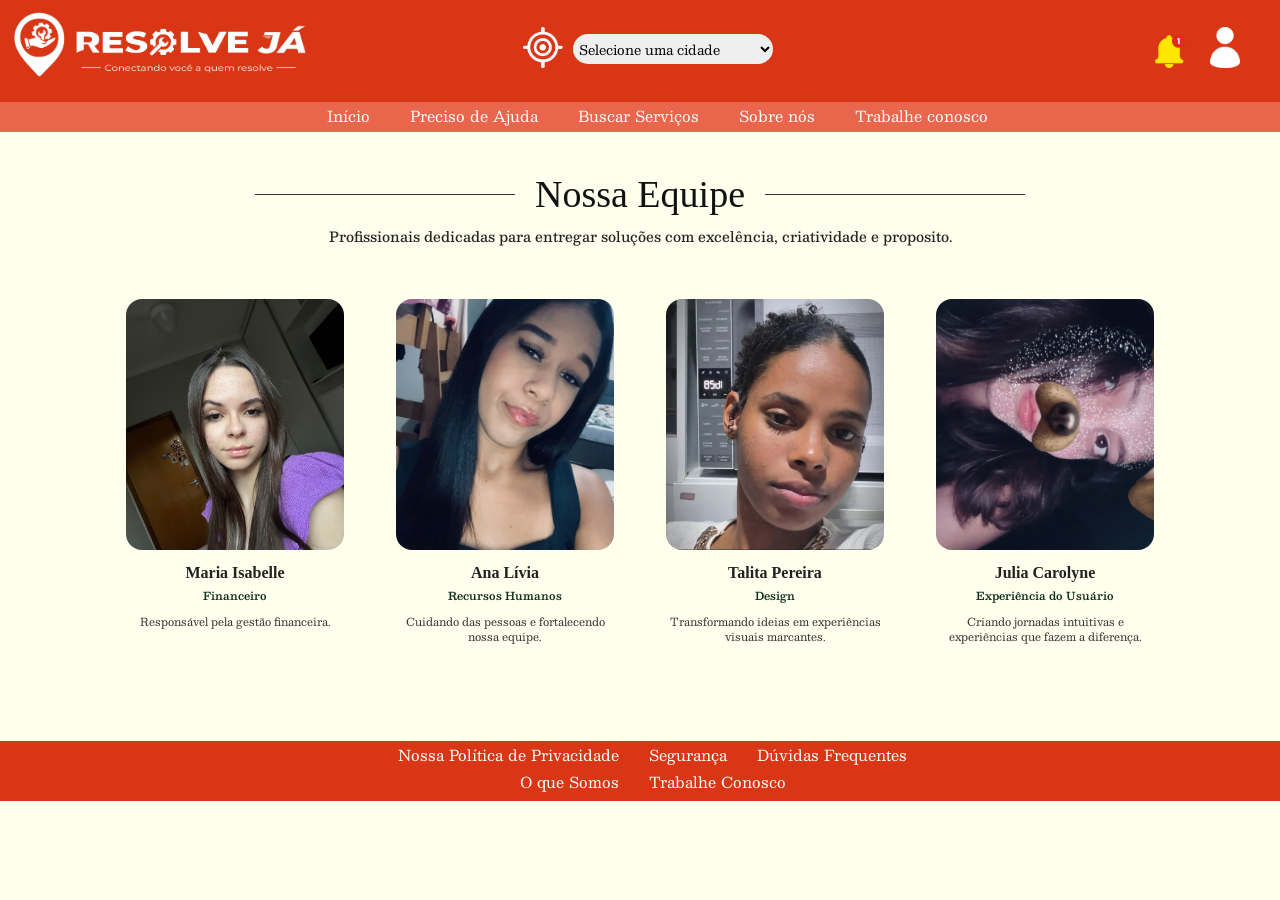
<file: pag-sobrenos.html>
<!DOCTYPE html>
<html lang="pt-br">

<head>
    <meta charset="UTF-8">
    <meta name="viewport" content="width=device-width, initial-scale=1.0">
    <title>Resolve Já | Sobre Nós </title>
    <link rel="stylesheet" href="style.css">
    <style>
        @import url('https://fonts.googleapis.com/css2?family=Besley:ital,wght@0,400..900;1,400..900&display=swap');
    </style>
</head>

<body class="body-padrao">
    <header class="header-padrao">
        <div class="header-tudo">
            <div class="con-logo">
                <img class="logo-pginicial" src="midia/branca deitada.png" alt="">
            </div>
            <div class="container-cidade">
                <div class="primeiro">
                    <img class="alvo" src="midia/alvo.png" alt="">
                </div>
                <div class="segundo">
                    <select class="cidade" id="cidade">
                        <option value="">Selecione uma cidade</option>
                        <option value="São Paulo">São Paulo</option>
                        <option value="São José do Rio Preto">São José do Rio Preto</option>
                        <option value="Campinas">Campinas</option>
                        <option value="Santos">José Bonifácio</option>
                        <option value="Ribeirão Preto">Ribeirão Preto</option>
                        <option value="Sorocaba">Minha Localização</option>
                    </select>
                </div>
            </div>
            <div class="container-icones">
                <img class="icones-inicio" src="midia/notificações.png" alt="nots">
                <img class="icones-inicio" src="midia/user.png" alt="user" id="user">
            </div>
        </div>
    </header>
    <nav class="navpadrao">
        <a class="danave" href="pag-inicial.html">Início</a>
        <a class="danave" href="pag-ajuda.html">Preciso de Ajuda</a>
        <a class="danave" href="pag-busca.html">Buscar Serviços</a>
        <a class="danave" href="pag-sobrenos.html">Sobre nós</a>
        <a class="danave" href="trabalhe-conosco.html">Trabalhe conosco</a>
    </nav>

      <main class="main-sobrenos">


    <!-- SEÇÃO 1: NOSSA EQUIPE -->
    <section class="team-section">
      <div class="section-header">
        <div class="line"></div>
        <h2>Nossa Equipe</h2>
        <div class="line"></div>
      </div>
     
      <p class="section-subtitle">
        Profissionais dedicadas para entregar soluções com excelência, criatividade e proposito.
      </p>


      <div class="cards-grid">
        <!-- CARD 1: Maria Isabelle -->
        <div class="card">
          <div class="card-img-wrapper">
            <img src="midia/maria.jpg" alt="Maria Isabelle">
          </div>
          <h3 class="member-name">Maria Isabelle</h3>
          <span class="member-role">Financeiro</span>
          <p class="member-desc">Responsável pela gestão financeira.</p>
        </div>


        <!-- CARD 2: Ana Lívia -->
        <div class="card">
          <div class="card-img-wrapper">
            <img src="midia/ana.jfif" alt="Ana Lívia">
          </div>
          <h3 class="member-name">Ana Lívia</h3>
          <span class="member-role">Recursos Humanos</span>
          <p class="member-desc">Cuidando das pessoas e fortalecendo nossa equipe.</p>
        </div>


       <!-- CARD 2: Ana Lívia -->
        <div class="card">
          <div class="card-img-wrapper">
            <img src="midia/talita.png" alt="Talita">
          </div>
          <h3 class="member-name">Talita Pereira</h3>
          <span class="member-role">Design</span>
          <p class="member-desc">Transformando ideias em experiências visuais marcantes.</p>
        </div>


        <!-- CARD 4: Julia Carolyne -->
        <div class="card">
          <div class="card-img-wrapper">
            <img src="midia/julia.png" alt="Julia Carolyne">
          </div>
          <h3 class="member-name">Julia Carolyne</h3>
          <span class="member-role">Experiência do Usuário</span>
          <p class="member-desc">Criando jornadas intuitivas e experiências que fazem a diferença.</p>
        </div>
      </div>
    </section>

  </main>

      <script src="java.js"></script>
</body>

<footer class="footer-padrao">
    <div class="1-footer">
        <a class="dofooter" href="politi.html">Nossa Política de Privacidade</a>
        <a class="dofooter" href="">Segurança</a>
        <a class="dofooter" href="duvidas.html">Dúvidas Frequentes</a>
    </div>
    <div class="2-footer">
        <a class="dofooter" href="">O que Somos</a>
        <a class="dofooter" href="trabalhe-conosco.html">Trabalhe Conosco</a>
    </div>
</footer>

</html>
</file>
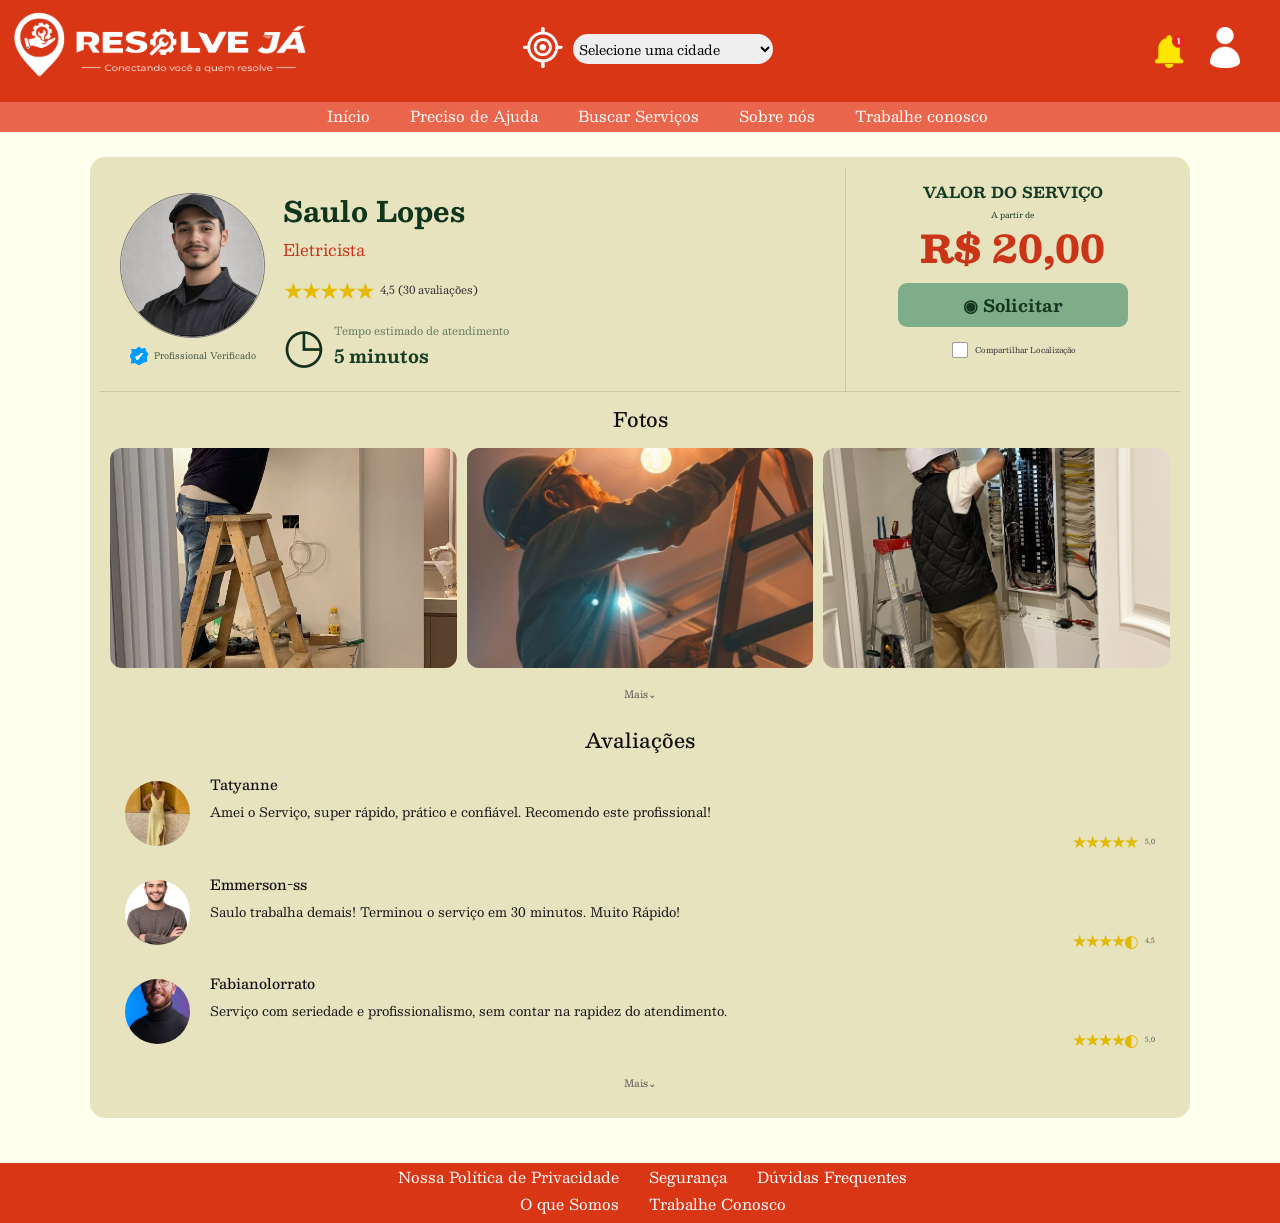
<file: perfil-profissional.html>
<!DOCTYPE html>
<html lang="pt-br">

<head>
    <meta charset="UTF-8">
    <meta name="viewport" content="width=device-width, initial-scale=1.0">
    <title>Resolve Já | Perfil do Profissional</title>
    <link rel="stylesheet" href="style.css">

    <style>
        @import url('https://fonts.googleapis.com/css2?family=Besley:ital,wght@0,400..900;1,400..900&display=swap');
    </style>
</head>

<body class="body-padrao">

    <!-- CABEÇALHO -->
    <header class="header-padrao">
        <div class="header-tudo">

            <div class="con-logo">
                <img class="logo-pginicial"
                    src="midia/branca deitada.png" alt="Resolve Já">
            </div>

            <div class="container-cidade">
                <div class="primeiro">
                    <img class="alvo" src="midia/alvo.png" alt="">
                </div>

                <div class="segundo">
                    <select class="cidade" id="cidade">
                        <option value="">Selecione uma cidade</option>
                        <option value="São Paulo">São Paulo</option>
                        <option value="São José do Rio Preto">São José do Rio Preto</option>
                        <option value="Campinas">Campinas</option>
                        <option value="José Bonifácio">José Bonifácio</option>
                        <option value="Ribeirão Preto">Ribeirão Preto</option>
                        <option value="Sorocaba">Minha Localização</option>
                    </select>
                </div>
            </div>

            <div class="container-icones">
                <img class="icones-inicio"
                    src="midia/notificações.png" alt="Notificações">

                <img class="icones-inicio"
                    src="midia/user.png" alt="Perfil" id="user">
            </div>

        </div>
    </header>

    <!-- MENU DE NAVEGAÇÃO -->
    <nav class="navpadrao">
        <a class="danave" href="pag-inicial.html">Início</a>
        <a class="danave" href="pag-ajuda.html">Preciso de Ajuda</a>
        <a class="danave" href="pag-busca.html">Buscar Serviços</a>
        <a class="danave" href="pag-sobrenos.html">Sobre nós</a>
        <a class="danave" href="trabalhe-conosco.html">Trabalhe conosco</a>
    </nav>

    <!-- CONTEÚDO PRINCIPAL -->
    <main class="pagina-perfil">

        <section class="perfil-container">
            <!-- INFORMAÇÕES DO PROFISSIONAL -->
            <div class="perfil-superior">
                <div class="informacoes-profissional">
                    <div class="foto-perfil">
                        <img src="midia/Pessoa/Pessoa 8.png"
                            alt="Foto do profissional Saulo Lopes">
                        <div class="verificado">
                            <span class="selo">✔</span>
                            <span>Profissional Verificado</span>
                        </div>
                    </div>
                    <div class="dados-profissional">
                        <h2>Saulo Lopes</h2>
                        <p class="profissao">Eletricista</p>
                        <div class="avaliacao-principal">
                            <span class="estrelas">★★★★★</span>
                            <span class="nota">4,5 (30 avaliações)</span>
                        </div>
                        <div class="tempo-atendimento">
                            <span class="relogio">◷</span>

                            <div>
                                <p>Tempo estimado de atendimento</p>
                                <strong>5 minutos</strong>
                            </div>
                        </div>
                    </div>
                </div>
                <!-- VALOR DO SERVIÇO -->
                <div class="valor-servico">

                    <h3>VALOR DO SERVIÇO</h3>
                    <small>A partir de</small>

                    <p class="preco">R$ 20,00</p>

                    <button class="botao-solicitar" type="button"
                        onclick="solicitarServico()">
                        <span>◉</span> Solicitar
                    </button>

                    <label class="compartilhar">
                        <input type="checkbox" id="compartilhar">
                        Compartilhar Localização
                    </label>

                </div>

            </div>

            <!-- GALERIA DE FOTOS -->
            <section class="galeria">

                <h2>Fotos</h2>
                <div class="fotos-container">

                    <div class="foto-servico">
                        <img src="midia/TB.jpg"
                            alt="Eletricista realizando instalação elétrica">
                    </div>
                    <div class="foto-servico">
                        <img src="midia/TB2.jpg"
                            alt="Profissional trabalhando em painel elétrico">
                    </div>
                    <div class="foto-servico">
                        <img src="midia/TB3.jpg"
                            alt="Profissionais realizando serviço elétrico">
                    </div>
                </div>
                <button class="botao-mais" type="button">
                    Mais⌄
                </button>
            </section>
            <!-- AVALIAÇÕES -->
            <section class="avaliacoes">

                <h2>Avaliações</h2>

                <div class="avaliacoes-container">

                    <!-- AVALIAÇÃO 1 -->
                    <article class="avaliacao-item">
                        <img class="foto-cliente"
                            src="midia/Pessoa/ALL1.jpg"
                            alt="Foto da cliente">
                        <div class="comentario">
                            <h3>Tatyanne</h3>
                            <p>
                                Amei o Serviço, super rápido, prático e
                                confiável. Recomendo este profissional!
                            </p>
                            <div class="nota-cliente">
                                <span>★★★★★</span>
                                <small>5,0</small>
                            </div>
                        </div>
                    </article>
                    <!-- AVALIAÇÃO 2 -->
                    <article class="avaliacao-item">
                        <img class="foto-cliente"
                            src="midia/Pessoa/ALL2.jpg"
                            alt="Foto do cliente">
                        <div class="comentario">
                            <h3>Emmerson-ss</h3>
                            <p>
                                Saulo trabalha demais! Terminou o serviço
                                em 30 minutos. Muito Rápido!
                            </p>
                            <div class="nota-cliente">
                                <span>★★★★◐</span>
                                <small>4,5</small>
                            </div>
                        </div>
                    </article>
                    <!-- AVALIAÇÃO 3 -->
                    <article class="avaliacao-item">
                        <img class="foto-cliente"
                            src="midia/Pessoa/ALL3.jpg"
                            alt="Foto do cliente">
                        <div class="comentario">
                            <h3>Fabianolorrato</h3>
                            <p>
                                Serviço com seriedade e profissionalismo,
                                sem contar na rapidez do atendimento.
                            </p>
                            <div class="nota-cliente">
                                <span>★★★★◐</span>
                                <small>5,0</small>
                            </div>
                        </div>
                    </article>
                </div>
                <button class="botao-mais" type="button">
                    Mais⌄
                </button>
            </section>
        </section>
    </main>

    <script src="java.js"></script>
</body>

<footer class="footer-padrao">
    <div class="1-footer">
        <a class="dofooter" href="politi.html">Nossa Política de Privacidade</a>
        <a class="dofooter" href="">Segurança</a>
        <a class="dofooter" href="duvidas.html">Dúvidas Frequentes</a>
    </div>
    <div class="2-footer">
        <a class="dofooter" href="">O que Somos</a>
        <a class="dofooter" href="trabalhe-conosco.html">Trabalhe Conosco</a>
    </div>
</footer>

</html>
</file>
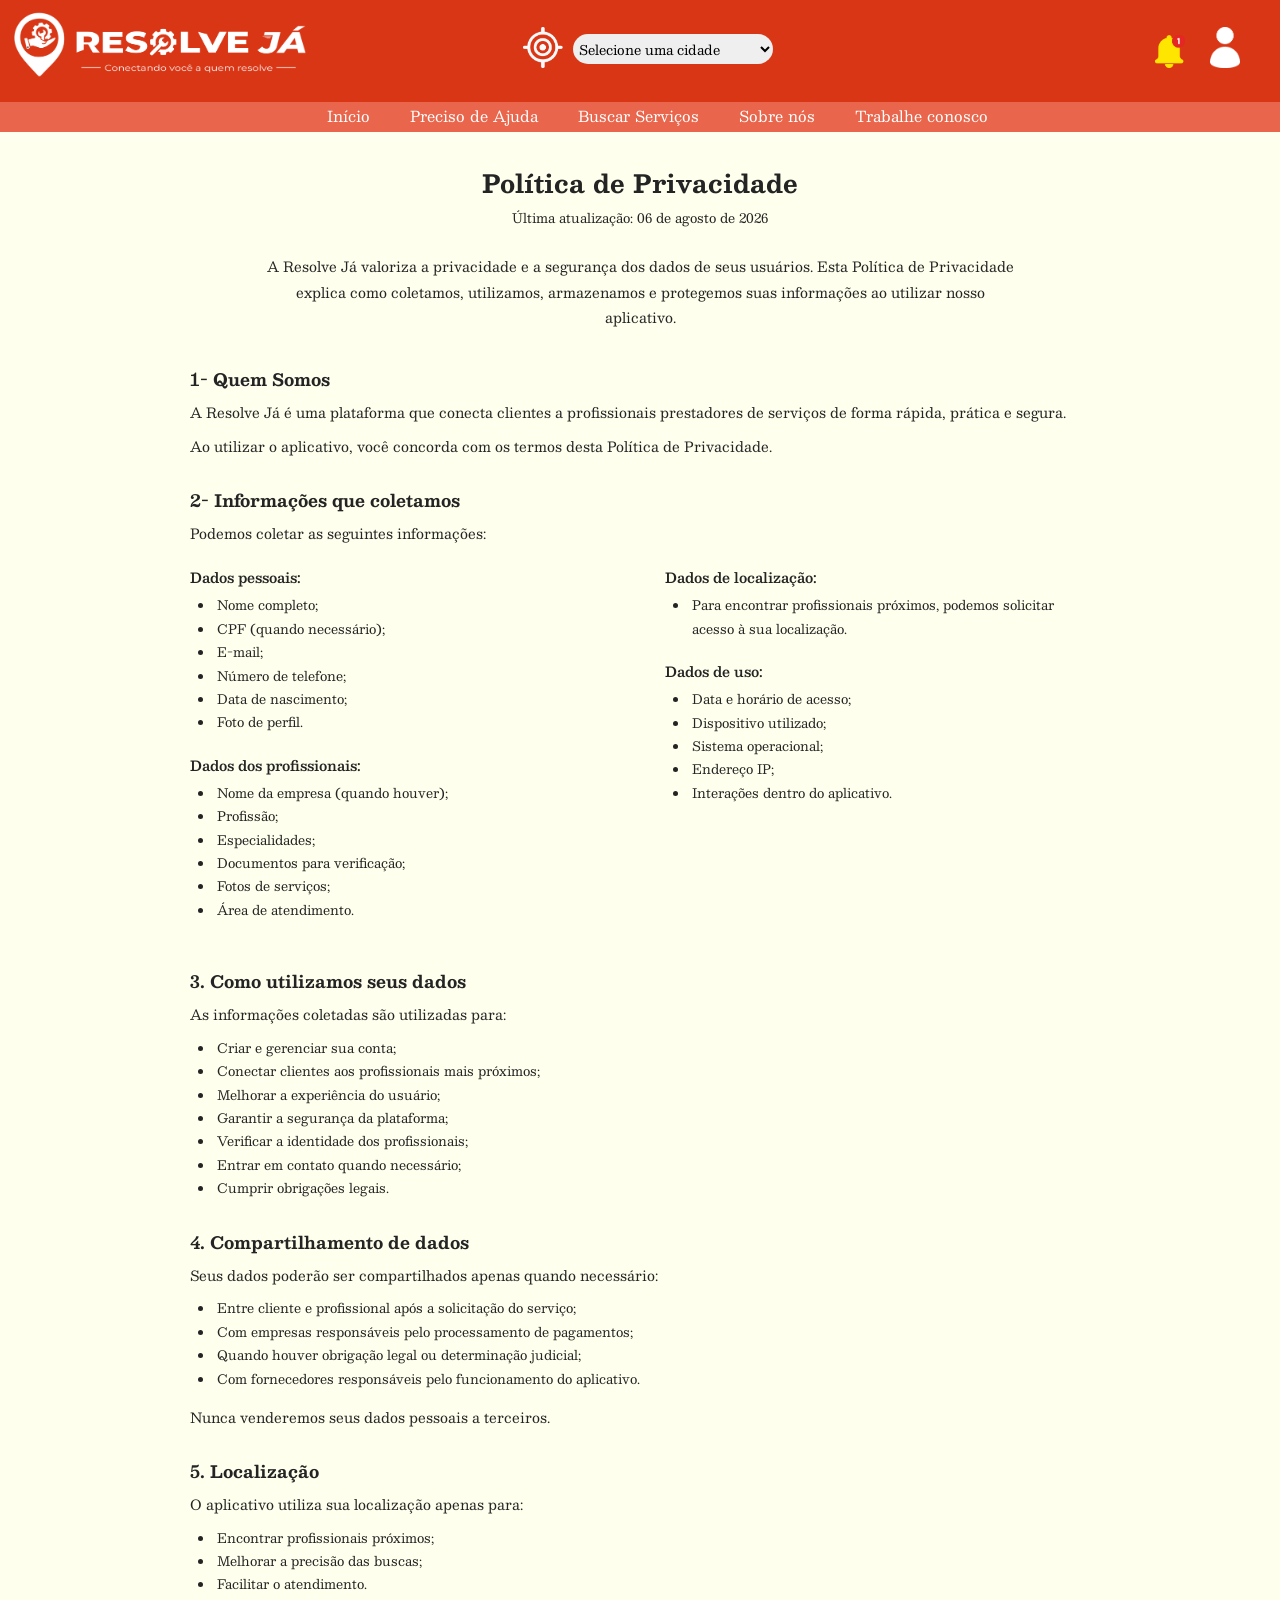
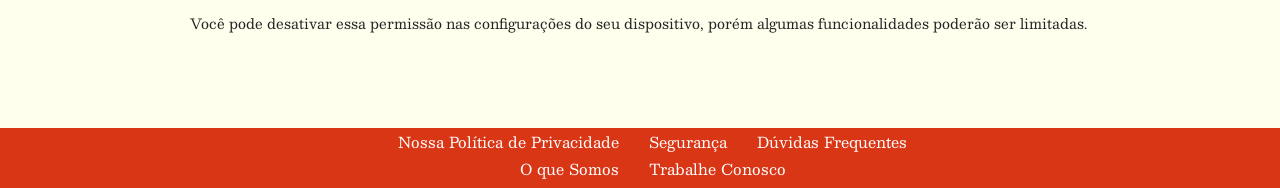
<file: politi.html>
<!DOCTYPE html>
<html lang="pt-br">

<head>
    <meta charset="UTF-8">
    <meta name="viewport" content="width=device-width, initial-scale=1.0">
    <title>Resolve Já | Política de Privacidade</title>
    <link rel="stylesheet" href="style.css">

    <style>
        @import url('https://fonts.googleapis.com/css2?family=Besley:ital,wght@0,400..900;1,400..900&display=swap');
    </style>
</head>

<body class="body-padrao">

    <header class="header-padrao">
        <div class="header-tudo">
            <div class="con-logo">
                <img class="logo-pginicial" src="midia/branca deitada.png" alt="">
            </div>

            <div class="container-cidade">
                <div class="primeiro">
                    <img class="alvo" src="midia/alvo.png" alt="">
                </div>

                <div class="segundo">
                    <select class="cidade" id="cidade">
                        <option value="">Selecione uma cidade</option>
                        <option value="São Paulo">São Paulo</option>
                        <option value="São José do Rio Preto">São José do Rio Preto</option>
                        <option value="Campinas">Campinas</option>
                        <option value="Santos">José Bonifácio</option>
                        <option value="Ribeirão Preto">Ribeirão Preto</option>
                        <option value="Sorocaba">Minha Localização</option>
                    </select>
                </div>
            </div>

            <div class="container-icones">
                <img class="icones-inicio" src="midia/notificações.png" alt="nots">
                <img class="icones-inicio" src="midia/user.png" alt="user" id="user">
            </div>
        </div>
    </header>

    <nav class="navpadrao">
        <a class="danave" href="pag-inicial.html">Início</a>
        <a class="danave" href="pag-ajuda.html">Preciso de Ajuda</a>
        <a class="danave" href="pag-busca.html">Buscar Serviços</a>
        <a class="danave" href="pag-sobrenos.html">Sobre nós</a>
        <a class="danave" href="trabalhe-conosco.html">Trabalhe conosco</a>
    </nav>


    <!-- POLÍTICA DE PRIVACIDADE -->

    <main class="pagina-privacidade">

        <div class="conteudo-privacidade">

            <div class="titulo-privacidade">
                <h1>Política de Privacidade</h1>
                <p>Última atualização: 06 de agosto de 2026</p>
            </div>

            <div class="introducao-privacidade">
                <p>
                    A Resolve Já valoriza a privacidade e a segurança dos dados de seus usuários.
                    Esta Política de Privacidade explica como coletamos, utilizamos, armazenamos
                    e protegemos suas informações ao utilizar nosso aplicativo.
                </p>
            </div>

            <section class="secao-privacidade">
                <h2>1- Quem Somos</h2>

                <p>
                    A Resolve Já é uma plataforma que conecta clientes a profissionais
                    prestadores de serviços de forma rápida, prática e segura.
                </p>

                <p>
                    Ao utilizar o aplicativo, você concorda com os termos desta
                    Política de Privacidade.
                </p>
            </section>


            <section class="secao-privacidade">
                <h2>2- Informações que coletamos</h2>

                <p>Podemos coletar as seguintes informações:</p>

                <div class="colunas-privacidade">

                    <div class="coluna-privacidade">
                        <h3>Dados pessoais:</h3>

                        <ul>
                            <li>Nome completo;</li>
                            <li>CPF (quando necessário);</li>
                            <li>E-mail;</li>
                            <li>Número de telefone;</li>
                            <li>Data de nascimento;</li>
                            <li>Foto de perfil.</li>
                        </ul>

                        <h3>Dados dos profissionais:</h3>

                        <ul>
                            <li>Nome da empresa (quando houver);</li>
                            <li>Profissão;</li>
                            <li>Especialidades;</li>
                            <li>Documentos para verificação;</li>
                            <li>Fotos de serviços;</li>
                            <li>Área de atendimento.</li>
                        </ul>
                    </div>

                    <div class="coluna-privacidade">
                        <h3>Dados de localização:</h3>

                        <ul>
                            <li>Para encontrar profissionais próximos, podemos solicitar acesso à sua localização.</li>
                        </ul>

                        <h3>Dados de uso:</h3>

                        <ul>
                            <li>Data e horário de acesso;</li>
                            <li>Dispositivo utilizado;</li>
                            <li>Sistema operacional;</li>
                            <li>Endereço IP;</li>
                            <li>Interações dentro do aplicativo.</li>
                        </ul>
                    </div>

                </div>
            </section>


            <section class="secao-privacidade">
                <h2>3. Como utilizamos seus dados</h2>

                <p>As informações coletadas são utilizadas para:</p>

                <ul>
                    <li>Criar e gerenciar sua conta;</li>
                    <li>Conectar clientes aos profissionais mais próximos;</li>
                    <li>Melhorar a experiência do usuário;</li>
                    <li>Garantir a segurança da plataforma;</li>
                    <li>Verificar a identidade dos profissionais;</li>
                    <li>Entrar em contato quando necessário;</li>
                    <li>Cumprir obrigações legais.</li>
                </ul>
            </section>


            <section class="secao-privacidade">
                <h2>4. Compartilhamento de dados</h2>

                <p>Seus dados poderão ser compartilhados apenas quando necessário:</p>

                <ul>
                    <li>Entre cliente e profissional após a solicitação do serviço;</li>
                    <li>Com empresas responsáveis pelo processamento de pagamentos;</li>
                    <li>Quando houver obrigação legal ou determinação judicial;</li>
                    <li>Com fornecedores responsáveis pelo funcionamento do aplicativo.</li>
                </ul>

                <p>Nunca venderemos seus dados pessoais a terceiros.</p>
            </section>
            <section class="secao-privacidade">
                <h2>5. Localização</h2>

                <p>O aplicativo utiliza sua localização apenas para:</p>

                <ul>
                    <li>Encontrar profissionais próximos;</li>
                    <li>Melhorar a precisão das buscas;</li>
                    <li>Facilitar o atendimento.</li>
                </ul>

                <p>
                    Você pode desativar essa permissão nas configurações do seu dispositivo,
                    porém algumas funcionalidades poderão ser limitadas.
                </p>
            </section>
        </div>

    </main>

    <script src="java.js"></script>

    <footer class="footer-padrao">
        <div class="1-footer">
            <a class="dofooter" href="politi.html">Nossa Política de Privacidade</a>
            <a class="dofooter" href="">Segurança</a>
            <a class="dofooter" href="duvidas.html">Dúvidas Frequentes</a>
        </div>

        <div class="2-footer">
            <a class="dofooter" href="">O que Somos</a>
            <a class="dofooter" href="trabalhe-conosco.html">Trabalhe Conosco</a>
        </div>
    </footer>

</body>
</html>
</file>
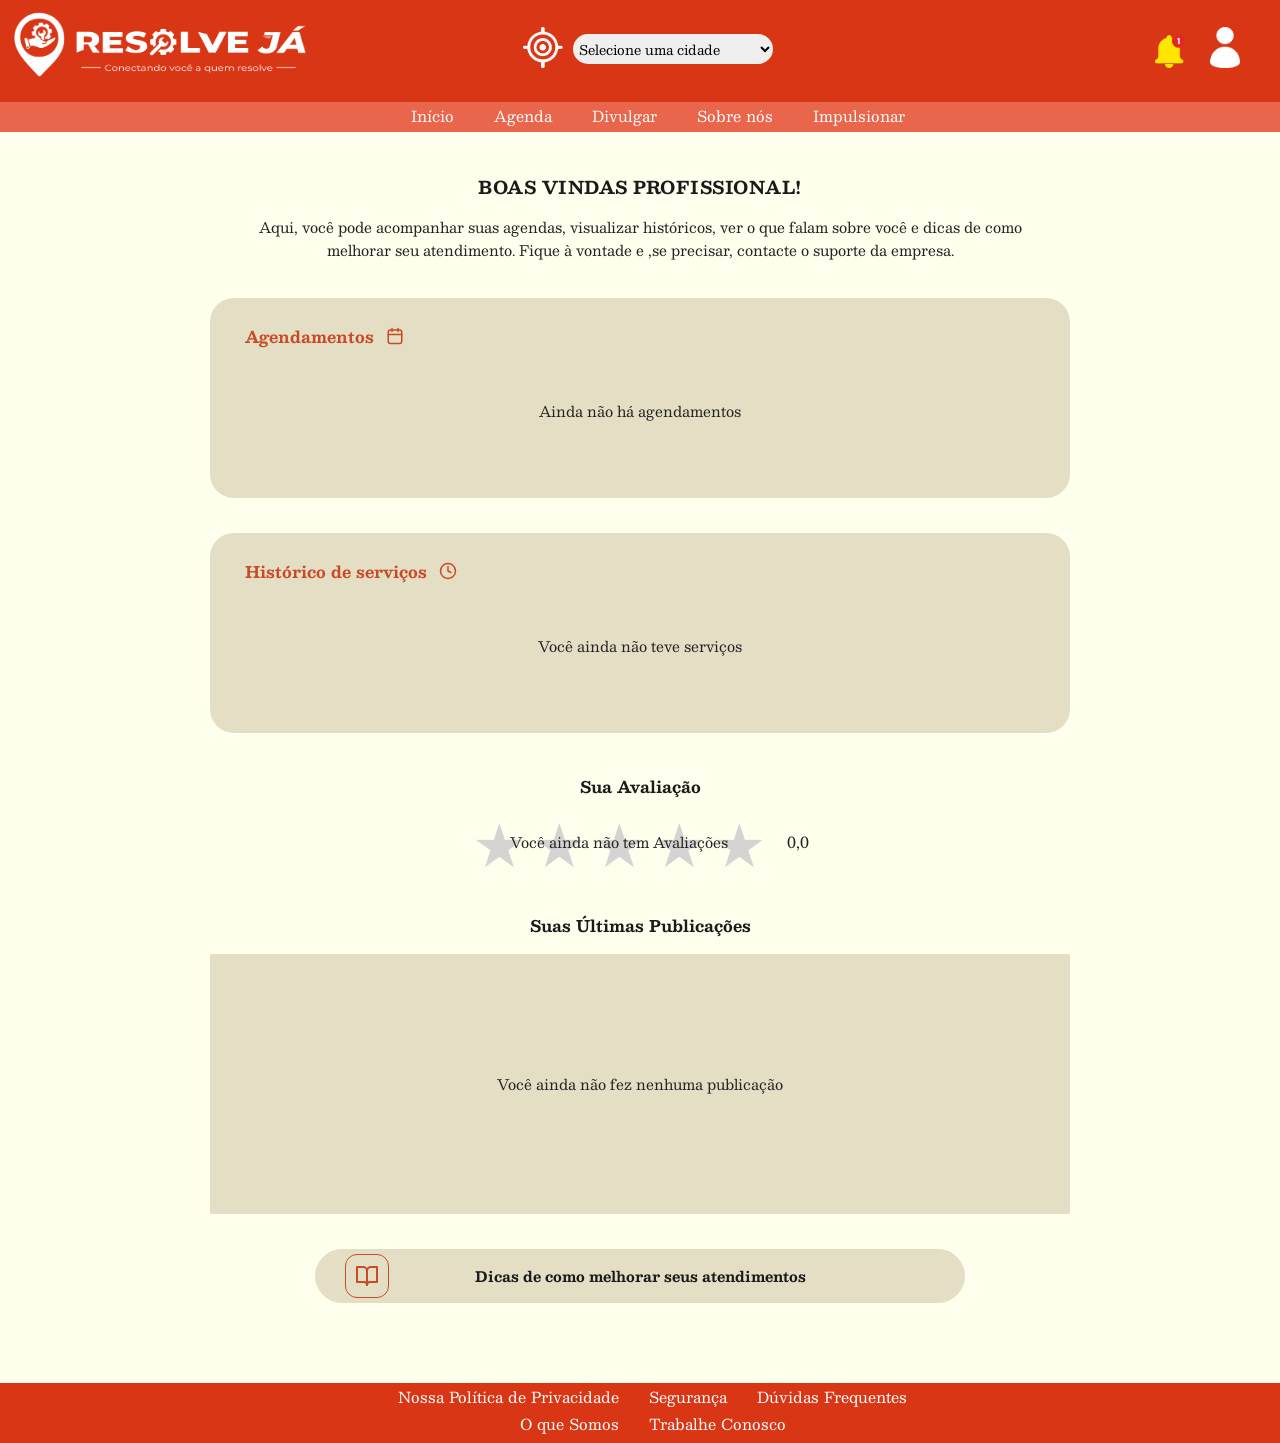
<file: site-profissional.html>
<!DOCTYPE html>
<html lang="pt-br">

<head>
    <meta charset="UTF-8">
    <meta name="viewport" content="width=device-width, initial-scale=1.0">
    <title>Resolve Já | Página Inicial</title>
    <link rel="stylesheet" href="style.css">
    <style>
        @import url('https://fonts.googleapis.com/css2?family=Besley:ital,wght@0,400..900;1,400..900&display=swap');
    </style>
</head>

<body class="body-padrao">
    <header class="header-padrao">
        <div class="header-tudo">
            <div class="con-logo">
                <img class="logo-pginicial" src="midia/branca deitada.png" alt="">
            </div>
            <div class="container-cidade">
                <div class="primeiro">
                    <img class="alvo" src="midia/alvo.png" alt="">
                </div>
                <div class="segundo">
                    <select class="cidade" id="cidade">
                        <option value="">Selecione uma cidade</option>
                        <option value="São Paulo">São Paulo</option>
                        <option value="São José do Rio Preto">São José do Rio Preto</option>
                        <option value="Campinas">Campinas</option>
                        <option value="Santos">José Bonifácio</option>
                        <option value="Ribeirão Preto">Ribeirão Preto</option>
                        <option value="Sorocaba">Minha Localização</option>
                    </select>
                </div>
            </div>
            <div class="container-icones">
                <img class="icones-inicio" src="midia/notificações.png" alt="nots">
                <img class="icones-inicio" src="midia/user.png" alt="user" id="user">
            </div>
        </div>
    </header>
    <nav class="navpadrao">
        <a class="danave" href="#">Início</a>
        <a class="danave" href="#">Agenda</a>
        <a class="danave" href="#">Divulgar</a>
        <a class="danave" href="#">Sobre nós</a>
        <a class="danave" href="#">Impulsionar</a>
    </nav>
    
    <!-- CONTEÚDO DA PÁGINA -->
    <main class="container-profissional">
        <section class="boas-vindas">
            <h1>BOAS VINDAS PROFISSIONAL!</h1>
            <p>
                Aqui, você pode acompanhar suas agendas, visualizar históricos, ver o que falam sobre você e dicas de
                como melhorar seu atendimento. Fique à vontade e ,se precisar, contacte o suporte da empresa.
            </p>
        </section>

        <!-- Card Agendamentos -->
        <section class="card-painel">
            <div class="card-topo">
                <h2>Agendamentos</h2>
                <!-- Ícone Calendário SVG -->
                <svg class="icone-laranja" width="18" height="18" viewBox="0 0 24 24" fill="none" stroke="currentColor" stroke-width="2" stroke-linecap="round" stroke-linejoin="round">
                    <rect x="3" y="4" width="18" height="18" rx="3" ry="3"></rect>
                    <line x1="16" y1="2" x2="16" y2="6"></line>
                    <line x1="8" y1="2" x2="8" y2="6"></line>
                    <line x1="3" y1="10" x2="21" y2="10"></line>
                </svg>
            </div>
            <div class="card-centro">
                <p>Ainda não há agendamentos</p>
            </div>
        </section>

        <!-- Card Histórico de serviços -->
        <section class="card-painel">
            <div class="card-topo">
                <h2>Histórico de serviços</h2>
                <!-- Ícone Relógio SVG -->
                <svg class="icone-laranja" width="18" height="18" viewBox="0 0 24 24" fill="none" stroke="currentColor" stroke-width="2" stroke-linecap="round" stroke-linejoin="round">
                    <circle cx="12" cy="12" r="10"></circle>
                    <polyline points="12 6 12 12 16 14"></polyline>
                </svg>
            </div>
            <div class="card-centro">
                <p>Você ainda não teve serviços</p>
            </div>
        </section>

        <!-- Seção Sua Avaliação -->
        <section class="secao-avaliacao">
            <h3>Sua Avaliação</h3>
            <div class="avaliacao-conteudo">
                <div class="estrelas-wrapper">
                    <div class="estrelas-fundo" aria-hidden="true">
                        <span>&#9733;</span>
                        <span>&#9733;</span>
                        <span>&#9733;</span>
                        <span>&#9733;</span>
                        <span>&#9733;</span>
                    </div>
                    <p class="texto-sobreposto">Você ainda não tem Avaliações</p>
                </div>
                <span class="nota-avaliacao">0,0</span>
            </div>
        </section>

        <!-- Seção Suas Últimas Publicações -->
        <section class="secao-publicacoes">
            <h3>Suas Últimas Publicações</h3>
            <div class="caixa-publicacoes">
                <p>Você ainda não fez nenhuma publicação</p>
            </div>
        </section>

        <!-- Botão Dicas -->
        <section class="secao-dicas">
            <a href="#" class="botao-dicas">
                <div class="icone-livro-box">
                    <!-- Ícone Livro SVG -->
                    <svg width="24" height="24" viewBox="0 0 24 24" fill="none" stroke="currentColor" stroke-width="2" stroke-linecap="round" stroke-linejoin="round">
                        <path d="M2 3h6a4 4 0 0 1 4 4v14a3 3 0 0 0-3-3H2z"></path>
                        <path d="M22 3h-6a4 4 0 0 0-4 4v14a3 3 0 0 1 3-3h7z"></path>
                    </svg>
                </div>
                <span>Dicas de como melhorar seus atendimentos</span>
            </a>
        </section>
    </main>
    
    <script src="java.js"></script>
</body>

<footer class="footer-padrao">
    <div class="1-footer">
        <a class="dofooter" href="politi.html">Nossa Política de Privacidade</a>
        <a class="dofooter" href="">Segurança</a>
        <a class="dofooter" href="duvidas.html">Dúvidas Frequentes</a>
    </div>
    <div class="2-footer">
        <a class="dofooter" href="">O que Somos</a>
        <a class="dofooter" href="trabalhe-conosco.html">Trabalhe Conosco</a>
    </div>
</footer>

</html>
</file>
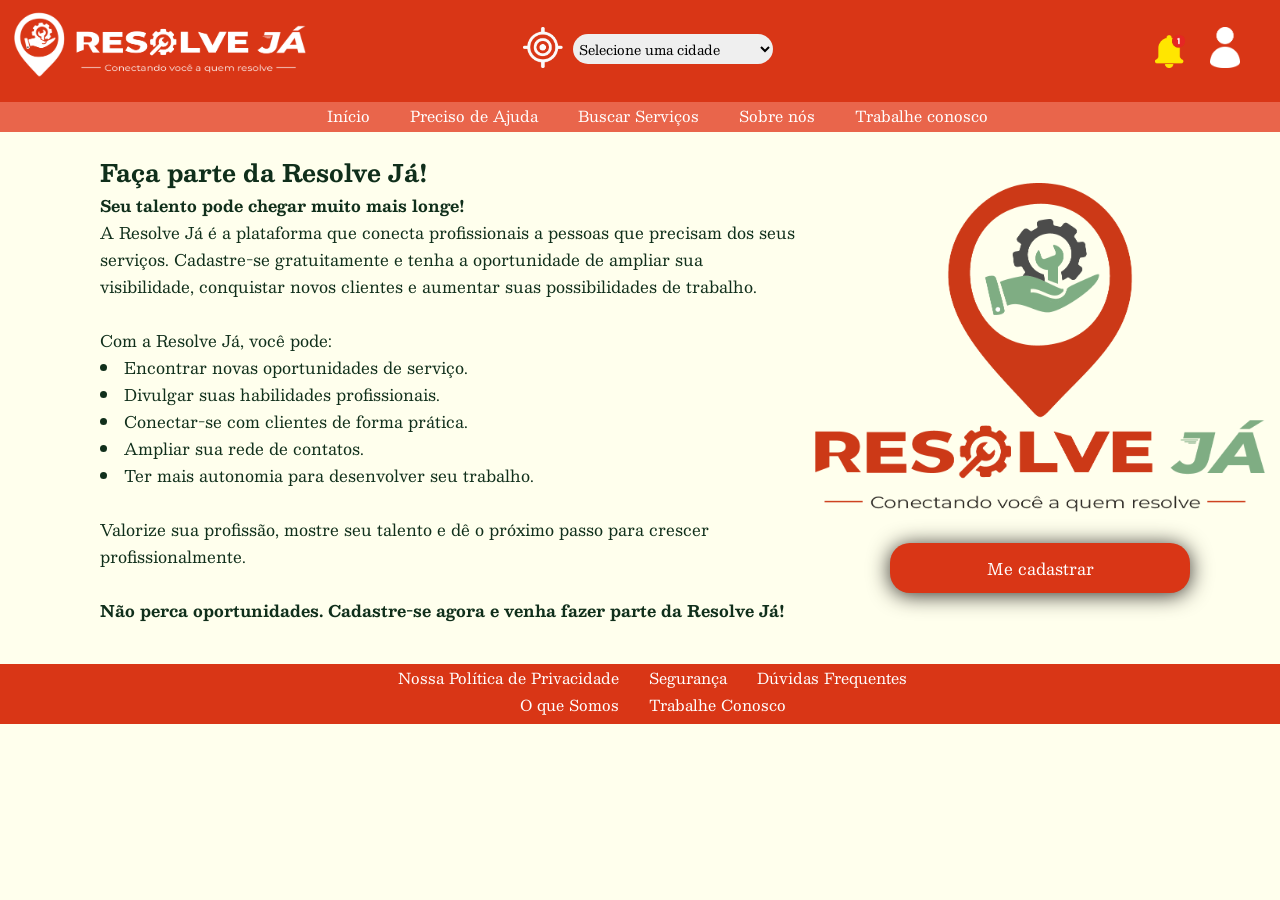
<file: trabalhe-conosco.html>
<!DOCTYPE html>
<html lang="pt-br">

<head>
    <meta charset="UTF-8">
    <meta name="viewport" content="width=device-width, initial-scale=1.0">
    <title>Resolve Já | Trabalhe Conosco</title>
    <link rel="stylesheet" href="style.css">
    <style>
        @import url('https://fonts.googleapis.com/css2?family=Besley:ital,wght@0,400..900;1,400..900&display=swap');
    </style>
</head>

<body class="body-padrao">
    <header class="header-padrao">
        <div class="header-tudo">
            <div class="con-logo">
                <img class="logo-pginicial" src="midia/branca deitada.png" alt="">
            </div>
            <div class="container-cidade">
                <div class="primeiro">
                    <img class="alvo" src="midia/alvo.png" alt="">
                </div>
                <div class="segundo">
                    <select class="cidade" id="cidade">
                        <option value="">Selecione uma cidade</option>
                        <option value="São Paulo">São Paulo</option>
                        <option value="São José do Rio Preto">São José do Rio Preto</option>
                        <option value="Campinas">Campinas</option>
                        <option value="Santos">José Bonifácio</option>
                        <option value="Ribeirão Preto">Ribeirão Preto</option>
                        <option value="Sorocaba">Minha Localização</option>
                    </select>
                </div>
            </div>
            <div class="container-icones">
                <img class="icones-inicio" src="midia/notificações.png" alt="nots">
                <img class="icones-inicio" src="midia/user.png" alt="user" id="user">
            </div>
        </div>
    </header>
    <nav class="navpadrao">
        <a class="danave" href="pag-inicial.html">Início</a>
        <a class="danave" href="pag-ajuda.html">Preciso de Ajuda</a>
        <a class="danave" href="pag-busca.html">Buscar Serviços</a>
        <a class="danave" href="pag-sobrenos.html">Sobre nós</a>
        <a class="danave" href="trabalhe-conosco.html">Trabalhe conosco</a>
    </nav>

    <div class="tudo-trabalhe">
        <div class="faca-parte">
            <h2 class="titulo-trabalhe">Faça parte da Resolve Já!</h2>
            <h4 class="sub-trabalhe">Seu talento pode chegar muito mais longe!</h4>
            <p>
                A Resolve Já é a plataforma que conecta profissionais a pessoas que
                precisam dos seus serviços. Cadastre-se gratuitamente e tenha a oportunidade de
                ampliar sua visibilidade, conquistar novos clientes e aumentar suas
                possibilidades de trabalho.
            </p><br>
            <p>Com a Resolve Já, você pode:</p>
            <li>Encontrar novas oportunidades de serviço.</li>
            <li>Divulgar suas habilidades profissionais.</li>
            <li>Conectar-se com clientes de forma prática.</li>
            <li>Ampliar sua rede de contatos.</li>
            <li>Ter mais autonomia para desenvolver seu trabalho.</li>
            <br>
            <p>Valorize sua profissão, mostre seu talento e dê o próximo passo para crescer profissionalmente.</p>
            <br>
            <h4>Não perca oportunidades. Cadastre-se agora e venha fazer parte da Resolve Já!</h4>
        </div>
        <div class="outro-lado">
            <img class="img-trabalhe-logo" src="midia/LOGOO.png" alt="">
            <div class="lugar-botao"><a href="curriculo.html"><button class="cadastro-trabalhe">Me cadastrar</button></a></div>
        </div>
    </div>

    <script src="java.js"></script>
</body>

<footer class="footer-padrao">
    <div class="1-footer">
        <a class="dofooter" href="politi.html">Nossa Política de Privacidade</a>
        <a class="dofooter" href="">Segurança</a>
        <a class="dofooter" href="duvidas.html">Dúvidas Frequentes</a>
    </div>
    <div class="2-footer">
        <a class="dofooter" href="">O que Somos</a>
        <a class="dofooter" href="trabalhe-conosco.html">Trabalhe Conosco</a>
    </div>
</footer>

</html>
</file>
<file: style.css>
/*=========================
    Configurações Básicas
===========================*/
* {
    margin: 0%;
    padding: 0%;
    font-family: "Besley", serif;
}

.besley-uniquifier {
    font-family: "Besley", serif;
    font-optical-sizing: auto;
    font-weight: weight;
    font-style: normal;
}

:root {
    --laranja: #d93616;
    --creme: #fffde5;
    --botao: #e4dfb9;
    --texto: #302d28;
    --texto2: #ffffff;
    --nav: #e9654b;
    --card: #ebe7cc;
    --verde: #6ab971;
    --barras: #dcd6b0;
}

/*====================
    SCREENLOCK
=====================*/

.body-começo {
    background-color: #CC3917;
}

.logo-começo {
    width: 700px;
}

.uni-logo {
    display: flex;
    justify-content: center;
    margin-top: 7%;
}

/*=====================
   FIM
=======================*/

/*=====================
    TELA LOGIN
=======================*/

.pagina {
    width: 100%;
    min-height: 100vh;
    display: flex;
    flex-direction: row;
    background: var(--laranja);
}

/*LADO ESQUERDO - LOGO*/

.lado-logo {
    width: 50%;
    margin-top: 7%;
    margin-left: 250px;
}

.textologo {
    margin-left: 150px;
    margin-top: 30px;
    gap: 12px;
    color: white;
    font-size: 15px;
}

.logo-container,
img {
    width: 450px;
}

/*LADO DIREITO - LOGIN*/

.lado-login {
    width: 48%;
    min-height: calc(100vh - 14px);
    background: var(--laranja);
    display: flex;
    align-items: center;
    justify-content: flex-end;
    padding: 35px 0 35px 0;
    margin-top: 1%;
}

/*CARD*/

.card-login {
    width: 150%;
    max-width: 540px;
    min-height: 150px;
    background: var(--creme);
    border-radius: 22px 0 0 22px;
    padding: 50px 50px 30px;
    box-shadow: 0 10px 18px rgba(0, 0, 0, 0.28);
    text-align: center;
}

/*TÍTULO*/

.card-login h1 {
    font-size: 22px;
    margin: 0 0 30px;
    font-weight: 700;
}

/*FORMULÁRIOS*/

.formulario {
    display: none;
    flex-direction: column;
    gap: 12px;
}

.formulario.ativo {
    display: flex;
}

/*INPUTS*/

input {
    width: 100%;
    height: 44px;
    border: 1px solid #d6d0a9;
    border-radius: 9px;
    padding: 0 15px;
    background: #fffef0;
    font: 14px Georgia, "Times New Roman", serif;
    color: #302d28;
    outline: none;
}

input:focus {
    border-color: #b5af82;
    box-shadow:
        0 0 0 2px rgba(181, 175, 130, 0.22);
}

/*BOTÕES*/

.botao {
    width: 100%;
    height: 43px;
    border: 0;
    border-radius: 9px;
    cursor: pointer;
    font: 14px Georgia, "Times New Roman", serif;
    background: var(--botao);
    color: #252525;
    transition: 0.2s;
    margin-top: 3px;
    margin-bottom: 10px;
}

.botao:hover {
    filter: brightness(0.96);
    transform: translateY(-1px);
}

.trocar {
    margin-top: 9px;
}

/*MENSAGEM*/

#mensagem {
    min-height: 20px;
    margin: 10px 0 0;
    font-size: 13px;
}

.sucesso {
    color: #287a58;
}

.erro {
    color: #a52d20;
}

/*GUIA RÁPIDO*/

.guia {
    margin-top: 43px;
}

.guia h2 {
    font-size: 20px;
    font-weight: 400;
    margin: 0 0 18px;
}

.botoes-guia {
    display: flex;
    justify-content: center;
    gap: 12px;
}

/*BOTÕES DO GUIA*/

.botao-guia {
    width: 86px;
    min-height: 74px;
    border: 0;
    border-radius: 11px;
    background: #e7e6e1;
    color: #252525;
    cursor: pointer;
    display: flex;
    flex-direction: column;
    align-items: center;
    justify-content: center;
    gap: 6px;
    font: 9px Georgia, "Times New Roman", serif;
    transition: 0.2s;
}

.botao-guia:hover {
    background: #deddd8;
    transform: translateY(-2px);
}

/* ÍCONES*/

.icone {
    width: 28px;
    height: 28px;
    border: 1.5px solid #555;
    border-radius: 7px;
    display: grid;
    place-items: center;
    font: 19px Arial, sans-serif;
    line-height: 1;
}

/*SEGURANÇA*/

.seguranca {
    margin-top: 25px;
    color: #aaa99f;
    font-size: 10px;
}

/*MODAL*/

.modal {
    position: fixed;
    inset: 0;
    display: none;
    align-items: center;
    justify-content: center;
    padding: 20px;
    background: rgba(0, 0, 0, 0.48);
    z-index: 10;
}

.modal.aberto {
    display: flex;
}

.caixa-modal {
    position: relative;
    width: min(440px, 100%);
    background: var(--creme);
    border-radius: 16px;
    padding: 35px;
    box-shadow: 0 12px 35px rgba(0, 0, 0, 0.35);
}

.caixa-modal h2 {
    margin: 0 0 15px;
    font-size: 23px;
}

.caixa-modal p {
    line-height: 1.6;
    font-size: 15px;
    margin: 0;
}

.fechar {
    position: absolute;
    right: 14px;
    top: 10px;
    border: 0;
    background: transparent;
    font-size: 28px;
    cursor: pointer;
    color: #333;
}

/*CELULAR*/

@media (max-width: 700px) {
    .pagina {
        flex-direction: column;
    }

    .lado-logo {
        width: 100%;
        min-height: 40vh;
        padding: 25px;
    }

    .lado-login {
        width: 100%;
        min-height: 60vh;
        padding: 20px;
    }

    .card-login {
        max-width: 470px;
        border-radius: 22px;
        min-height: auto;
    }
}

/*===================
   FIM
====================*/

/*=====================
    TELA CADASTRO
=======================*/

.container-cadas {
    width: 95%;
    height: 650px;
    display: flex;
    overflow: hidden;
}

/*LADO DO CADASTRO*/

.cadastro-area {
    width: 50%;
    height: 100%;
}

.cadastro-box {
    width: 530px;
    height: 520px;
    margin-top: 100px;
    background: #fffde0;
    border-radius: 0px 28px 28px 0px;
    padding: 43px 65px 30px 70px;
    box-shadow: 8px 12px 14px rgba(0, 0, 0, 0.25);
    text-align: center;
}

.cadastro-box h1 {
    font-size: 25px;
    color: #333;
    margin-bottom: 21px;
}

/*CAMPOS*/

.cadastro-box form {
    width: 100%;
}

.cadastro-box input[type="text"],
.cadastro-box input[type="email"],
.cadastro-box input[type="tel"],
.cadastro-box input[type="password"] {
    width: 100%;
    height: 40px;
    border: none;
    outline: none;
    background: #e1dcb5;
    border-radius: 10px;
    margin-bottom: 20px;
    padding: 0 15px;
    text-align: center;
    font-family: Georgia, "Times New Roman", serif;
    font-size: 13px;
    color: #333;
}

.cadastro-box input::placeholder {
    color: #555;
    opacity: 1;
}

/*CHECKBOX*/

.privacidade {
    display: flex;
    align-items: center;
    margin-top: 6px;
    margin-bottom: 17px;
    white-space: nowrap;
}

.privacidade input[type="checkbox"] {
    width: 16px;
    height: 16px;
    margin-right: 11px;
    cursor: pointer;
}

.privacidade label {
    font-size: 10px;
    color: #333;
    cursor: pointer;
}

/*BOTÃO*/

.btn-principal {
    width: 168px;
    height: 34px;
    border: none;
    border-radius: 6px;
    background: #ed652a;
    color: #222;
    font-family: Georgia, "Times New Roman", serif;
    font-size: 14px;
    cursor: pointer;
    transition: 0.2s;
}

.btn-principal:hover {
    background: #d4cea4;
}

.btn-principal:active {
    transform: scale(0.98);
}

/*LINK ENTRE*/

.login-link {
    margin-top: 7px;
    font-size: 10px;
    color: #333;
}

.login-link a {
    color: #d93616;
    text-decoration: underline;
    cursor: pointer;
}

/*LADO DIREITO*/

.informacoes {
    width: 50%;
    height: 100%;
    display: flex;
    align-items: center;
    justify-content: center;
}

.conteudo-direito {
    width: 500px;
    display: flex;
    flex-direction: column;
    align-items: center;
    transform: translateX(-10px);
}

/*LOGO*/

.logo-cadas {
    width: 390px;
    height: auto;
    display: block;
    object-fit: contain;
}

/*BENEFÍCIOS*/

.beneficios {
    width: 315px;
    margin-top: 40px;
    margin-left: 95px;
}

.beneficio {
    display: flex;
    align-items: center;
    margin-bottom: 11px;
    color: white;
    font-size: 15px;
}

.check {
    width: 31px;
    height: 25px;
    margin-right: 15px;
    color: #65e0c0;
    font-family: Arial, sans-serif;
    font-size: 19px;
    font-weight: bold;
    line-height: 19px;
}

/*RESPONSIVO*/

@media (max-width: 900px) {
    .container {
        height: auto;
        min-height: 650px;
    }

    .cadastro-area {
        width: 100%;
    }

    .informacoes {
        width: 100%;
        padding: 40px 20px;
    }

    .conteudo-direito {
        width: 100%;
    }

    .logo {
        max-width: 390px;
        width: 85%;
    }
}

/*==================
    FIM
 ===================*/

/*========================
   TELA DE ENTRAR
 ===========================*/

.container-entr {
    display: flex;
    width: 100%;
    height: 100%;
    align-items: center;
    margin-top: 100px;
}

/* Card de Login (Esquerda) */
.login-card {
    background-color: #fafad2;
    width: 38%;
    height: 80%;
    border-top-right-radius: 40px;
    border-bottom-right-radius: 40px;
    box-shadow: 10px 0 25px rgba(0, 0, 0, 0.3);
    display: flex;
    flex-direction: column;
    justify-content: center;
    align-items: center;
    padding: 40px;
    margin-top: 100px;
}


.login-card h1 {
    font-size: 25px;
    color: #1a1a1a;
    margin-bottom: 30px;
}


.input-field {
    width: 450px;
    margin-bottom: 15px;
    border: none;
    border-radius: 12px;
    background-color: #dcd3b2;
    font-size: 1rem;
    text-align: center;
    outline: none;
    color: #4a4a4a;
}


.input-field::placeholder {
    color: #6c6350;
}


.signup-text {
    font-size: 0.9rem;
    color: #333;
    margin-bottom: 30px;
    font-family: sans-serif;
}


.signup-text a {
    color: #cb381d;
    text-decoration: underline;
}


.btn-submit {
    width: 200px;
    padding: 7px;
    border: none;
    border-radius: 12px;
    background-color: #dcd3b2;
    font-size: 15px;
    cursor: pointer;
    color: #1a1a1a;
}


/* Conteúdo Direita */
.brand-section {
    width: 62%;
    display: flex;
    flex-direction: column;
    align-items: center;
    justify-content: center;
    color: #ffffff;
}

.logo-entr {
    width: 500px;
}

.tudo {
    margin-left: 200px;
}

.features-list {
    margin-left: 150px;
    margin-top: 20px;
}

.checkmark {
    color: #4ee4ad;
    font-size: 1.6rem;
    font-weight: bold;
}


/*==================
    FIM
 ===================*/

/*===============================================
    CABEÇALHO PADRÃO
====================================================*/
.header-padrao {
    background-color: var(--laranja);
    align-items: center;
    padding: 10px;
}

.header-tudo {
    display: flex;
    align-items: center;
    justify-content: space-between;
}

.logo-pginicial {
    width: 300px;
}

.container-cidade {
    display: flex;
    margin-right: 150px;
}

.container-cidade .cidade {
    margin-left: 10px;
    margin-top: 7px;
}

.cidade {
    width: 200px;
    border: none;
    border-radius: 20px;
    height: 30px;
    padding: 2px;
}

.alvo {
    width: 40px;
}

.body-padrao {
    background-color: var(--creme);
}

.container-icones {
    margin-right: 30px;
}

.icones-inicio {
    width: 30px;
    margin-left: 20px;
}

.navpadrao {
    background-color: var(--nav);
    align-items: center;
    text-align: center;
    height: 30px;
}

.danave {
    color: var(--texto2);
    text-decoration: none;
    margin-left: 35px;
    font-size: 15px;
    transition: all 0.3s ease;
}

.danave:hover {
    background-color: #fffde0;
    color: var(--texto1);
    margin-left: 35px;
    font-size: 15px;
    border-radius: 5px;
    padding: 3px;
}

/*==================
    FIM
 ===================*/

/*===============================================
    RODAPÉ PADRÃO
====================================================*/

.footer-padrao {
    background-color: var(--laranja);
    align-items: center;
    text-align: center;
    height: 60px;
    margin-top: 20px;
}

.dofooter {
    color: var(--texto2);
    text-decoration: none;
    margin-left: 25px;
    font-size: 15px;
}

/*==================
    FIM
 ===================*/

/*===============================================
   CARROSSEL
====================================================*/
.IC {
    width: 900px;
}

.carrossel {
    position: relative;
    width: 1000px;
    overflow: hidden;
    border-radius: 5px;
    box-shadow: 0 4px 10px rgba(0, 0, 0, 0.2);
    margin: auto;
    margin-top: 20px;
}

.slides {
    display: flex;
    transition: transform 0.5s ease-in-out;
}

.slides img {
    width: 100%;
    display: block;
}

.maindoinicio {
    align-items: center;
    text-align: center;
}

/*==================
    FIM
 ===================*/

/*===============================================
     PÁGINA INICIAL
====================================================*/

.botao-ajuda {
    background-color: var(--verde);
    height: 40px;
    display: flex;
    justify-content: center;
    align-items: center;
    width: 500px;
    border-radius: 20px;
    margin: auto;
    margin-top: 20px;
    transition: all 0.3s ease;
}

.botao-ajuda:hover {
    background-color: var(--card);
}

.ajuda {
    text-decoration: none;
    color: #1a1a1a;
}

.titulo-pagina {
    color: var(--laranja);
    margin-top: 25px;
}

.fileira {
    margin-top: 25px;
    display: flex;
    justify-content: center;
}

.card-Pessoa {
    text-align: center;
    background-color: var(--card);
    border-radius: 15px;
    width: 200px;
    padding: 10px;
    margin: 5px;
    transition: all 0.3s ease;
}

.fotinha {
    width: 150px;
}

.avaliacao1 {
    width: 100px;
}

.nome-pessoa {
    color: var(--laranja);
    font-size: 17px;
    text-decoration: none;
}

.profissao-pessoa {
    color: var(--texto);
    padding-bottom: 5px;
    text-decoration: none;
}

.card-Pessoa:hover {
    box-shadow: 0 3px 10px var(--laranja)
}

.botao-mais {
    background-color: var(--card);
    width: 200px;
    height: 30px;
    margin: auto;
    border-radius: 20px;
    margin-top: 35px;
    text-align: center;
    align-items: center;
}

/*==================
    FIM
 ===================*/

/*===============================================
    PÁGINA DE AJUDA
====================================================*/
.servico {
    width: 400px;
    border: none;
    border-radius: 20px;
    height: 50px;
    padding: 5px;
    padding-left: 15px;
    background-color: var(--barras);
}

.op {
    background-color: var(--texto2);
}

.duas-barras {
    display: flex;
    justify-content: center;
    margin-top: 50px;
    margin-bottom: 435px;
}

.selecao-servicos {
    margin-right: 30px;
}

/*==================
    FIM
 ===================*/

/*===============================================
    PÁGINA DE BUSCA
====================================================*/
.titulo-total-busca{
    text-align: center;
    color: var(--texto);
    margin-top: 30px;
}
.card-busca {
    width: 800px;
    height: 250px;
    border-radius: 25px;
    background-color: var(--botao);
    text-align: center;
    padding-top: 40px;
    margin-top: 45px;
    margin-left: 50px;
    box-shadow: 0 2px 10px var(--laranja)
}

.infos {
    text-align: center;
    margin-top: 20px;
}

.input-busca {
    width: 300px;
    height: 40px;
    border-radius: 20px;
}

.btn-pesquisa  {
    width: 550px;
    height: 40px;
    border-radius: 20px;
    background-color: var(--verde);
    border: none;
    color: var(--texto);
    margin-top: 20px;
    cursor: pointer;
}
.btn-pesquisa:hover{
    background-color: beige
}

.tudo-busca {
    display: flex;
    margin-top: 5px;
    justify-content: center;
    margin-bottom: 82px;
}

.busca-logo {
    width: 400px;
    margin: 20px;
}

.logo-busca {
    margin-left: 80px;
    margin-top: 35px;
    align-items: center;
    text-align: center;
}

/*==================
    FIM
 ===================*/

/*===============================================
    PÁGINA DE SOBRE NÓS
====================================================*/
.main-sobrenos{
  flex: 1;
  max-width: 1100px;
  width: 100%;
  margin: 0 auto;
  padding: 40px 20px 60px 20px;
}

/* Seções e Divisores */
.section-header {
  display: flex;
  align-items: center;
  justify-content: center;
  gap: 20px;
  margin-bottom: 8px;
}

.section-header .line {
  height: 1.5px;
  background-color: #333;
  flex: 1;
  max-width: 260px;
}

.section-header h2 {
  font-family: 'Cinzel', serif;
  font-size: 38px;
  font-weight: 400;
  color: #111;
  text-align: center;
}

.section-subtitle {
  text-align: center;
  font-size: 14px;
  color: #222;
  margin-bottom: 35px;
  font-weight: 500;
}

/* ================= CARTÕES DA EQUIPE ================= */
.cards-grid {
  display: grid;
  grid-template-columns: repeat(4, 1fr);
  gap: 20px;
}

.card {
  border: 1.5px solid var(--card-border);
  border-radius: 16px;
  padding: 16px;
  text-align: center;
  background-color: transparent;
  display: flex;
  flex-direction: column;
  align-items: center;
}

.card-img-wrapper {
  width: 100%;
  aspect-ratio: 1 / 1.15;
  border-radius: 16px;
  overflow: hidden;
  margin-bottom: 14px;
}

.card-img-wrapper img {
  width: 100%;
  height: 100%;
  object-fit: cover;
}

.placeholder-img {
  background-color: #C0C0C0;
}

.member-name {
  font-family: 'Cinzel', serif;
  font-size: 16px;
  color: #222;
  margin-bottom: 4px;
  font-weight: 600;
}

.member-role {
  font-size: 11px;
  color: var(--role-color);
  font-weight: 600;
  margin-bottom: 10px;
  display: block;
}

.member-desc {
  font-size: 11px;
  color: #333;
  line-height: 1.35;
  font-weight: 400;
}

/*==================
    FIM
 ===================*/

 /*===============================================
    PÁGINA DE TRABALHE CONOSCO
====================================================*/
.adosite{
    text-decoration: none;
}
.faca-parte{
    width: 700px;
    margin-top: 20px;
    margin-left: 100px;
    margin-bottom: 20px;
}
.cadastro-trabalhe{
    width: 300px;
    height: 50px;
    border-radius: 20px;
    border: none;
    box-shadow: 0 2px 21px var(--texto);
    font-size: 16px;
    background-color: var(--laranja);
    color: var(--texto2);
    font-weight: 400;
}
.cadastro-trabalhe:hover{
    background-color: var(--botao);
    box-shadow: 0 2px 21px var(--laranja);
    color: var(--texto);
}
.outro-lado{
    margin: auto;
    text-align: center;
}
.lugar-botao{
    margin-top: 20px;
}
.tudo-trabalhe{
    display: flex;
}
/*==================
    FIM
 ===================*/

 /*===============================================
    PÁGINA DE CURRICULO
====================================================*/

/* PÁGINA CADASTRE SEU CURRÍCULO */

.curriculo-container {
    width: 100%;
    background-color: #ffffed;
    color: #28271f;
    font-family: "Besley", serif;
    padding-bottom: 35px;
}

/* TOPO */

.curriculo-topo {
    display: flex;
    justify-content: space-between;
    align-items: center;
    padding: 30px 6%;
    border-bottom: 1px solid #d5d2b9;
}

.curriculo-topo h1 {
    font-size: 27px;
    margin: 0;
    font-weight: 800;
}

.curriculo-topo h3 {
    color: #62a76c;
    font-size: 17px;
    margin: 3px 0 10px;
}

.curriculo-topo p {
    font-size: 11px;
    color: #777568;
    margin: 0;
}

.curriculo-icone img {
    width: 105px;
    height: 105px;
    object-fit: contain;
}

/* SEÇÕES */

.form-secao {
    padding: 22px 6%;
    border-bottom: 1px solid #d5d2b9;
}

.form-secao h2 {
    font-size: 15px;
    font-weight: 600;
    margin: 0 0 15px 15px;
}

/* CAMPOS */

.form-linha {
    display: flex;
    gap: 15px;
    margin-bottom: 12px;
}

.form-curriculo input:not([type="checkbox"]):not([type="file"]),
.form-curriculo textarea {
    background-color: transparent;
    border: 1px solid #dedbbd;
    border-radius: 3px;
    padding: 9px 12px;
    font-family: "Besley", serif;
    font-size: 11px;
    outline: none;
    color: #333;
    box-sizing: border-box;
    min-width: 0;
}

.form-linha > input {
    flex: 1;
    width: 0;
}

.form-curriculo input::placeholder,
.form-curriculo textarea::placeholder {
    color: #b9b6a4;
}

.form-curriculo input:focus,
.form-curriculo textarea:focus {
    border-color: #82a77a;
}

/* EXPERIÊNCIA */

.experiencia-conteudo {
    display: flex;
    gap: 18px;
    align-items: flex-start;
}

.periodo {
    flex: 1;
}

.periodo label,
.ano-input label {
    display: block;
    font-size: 10px;
    color: #777568;
    margin-bottom: 3px;
}

.periodo-inputs {
    align-items: center;
    gap: 6px;
}

.periodo-inputs span {
    font-size: 10px;
}

.periodo-inputs input {
    width: 45%;
}

.experiencia-conteudo textarea {
    flex: 1;
    min-height: 100px;
    resize: vertical;
}

/* CURSOS */

.cursos-linha {
    align-items: flex-end;
}

.ano-input {
    width: 25%;
}

.ano-input input {
    width: 100%;
}

/* HABILIDADES */

.form-curriculo .habilidades {
    width: 55%;
    height: 115px;
    resize: vertical;
}

/* ENVIO DE CURRÍCULO */

.upload-curriculo {
    width: 65%;
    min-height: 65px;
    border: 1px solid #dedbbd;
    border-radius: 3px;
    display: flex;
    align-items: center;
    justify-content: center;
    cursor: pointer;
    font-size: 11px;
    color: #b9b6a4;
    text-align: center;
    padding: 10px;
    box-sizing: border-box;
}

.upload-curriculo input {
    display: none;
}

.upload-curriculo:hover {
    border-color: #82a77a;
    background-color: #fafbea;
}

/* MENSAGEM */

.mensagem-input {
    width: 85%;
    display: block;
}

.termos {
    display: flex;
    align-items: center;
    gap: 6px;
    font-size: 9px;
    color: #999582;
    margin-top: 12px;
}

.termos input {
    accent-color: #77966d;
}

/* BOTÃO */

.btn-curriculo {
    display: block;
    margin: 25px auto 0;
    width: 220px;
    padding: 10px;
    border: none;
    border-radius: 4px;
    background-color: #ded9ad;
    color: #302e24;
    font-family: "Besley", serif;
    font-size: 11px;
    cursor: pointer;
    transition: 0.3s;
}

.btn-curriculo:hover {
    background-color: #c8c29a;
    transform: translateY(-2px);
}

/* RESPONSIVIDADE */

@media (max-width: 600px) {

    .curriculo-topo {
        padding: 22px 4%;
    }

    .curriculo-topo h1 {
        font-size: 19px;
    }

    .curriculo-topo h3 {
        font-size: 12px;
    }

    .curriculo-topo p {
        font-size: 9px;
    }

    .curriculo-icone img {
        width: 75px;
        height: 75px;
    }

    .form-secao {
        padding: 18px 4%;
    }

    .form-secao h2 {
        font-size: 12px;
    }

    .form-linha {
        gap: 8px;
    }

    .form-curriculo input:not([type="checkbox"]):not([type="file"]),
    .form-curriculo textarea {
        font-size: 9px;
        padding: 8px;
    }

    .form-linha.tres {
        gap: 5px;
    }

    .experiencia-conteudo {
        flex-direction: column;
    }

    .periodo {
        width: 100%;
    }

    .experiencia-conteudo textarea {
        width: 100%;
        min-height: 85px;
    }

    .form-curriculo .habilidades {
        width: 65%;
    }

    .upload-curriculo {
        width: 65%;
        font-size: 9px;
    }

    .mensagem-input {
        width: 85%;
    }

    .btn-curriculo {
        width: 50%;
    }
}

/* AJUSTES DE TAMANHO E PROPORÇÃO */

/* Títulos das seções */
.form-secao h2 {
    font-size: 18px;
    margin-bottom: 18px;
}

/* Textos dos campos */
.form-curriculo input:not([type="checkbox"]):not([type="file"]),
.form-curriculo textarea {
    font-size: 14px;
    padding: 12px 15px;
}

/* Texto do cabeçalho */
.curriculo-topo h1 {
    font-size: 32px;
}

.curriculo-topo h3 {
    font-size: 21px;
}

.curriculo-topo p {
    font-size: 14px;
    line-height: 1.6;
}

/* Texto do envio de currículo */
.upload-curriculo {
    font-size: 14px;
}

/* Período de trabalho */
.periodo label,
.ano-input label {
    font-size: 13px;
}

/* Checkbox menor */
.termos {
    display: flex;
    align-items: center;
    gap: 8px;
    font-size: 12px;
}

.termos input[type="checkbox"] {
    width: 14px !important;
    height: 14px !important;
    min-width: 14px !important;
    min-height: 14px !important;
    max-width: 14px !important;
    max-height: 14px !important;
    padding: 0 !important;
    margin: 0;
    flex-shrink: 0;
    accent-color: #77966d;
    appearance: auto;
}

/* Botão */
.btn-curriculo {
    font-size: 14px;
    padding: 13px;
}

/* Mensagem de confirmação */
.mensagem-input {
    font-size: 14px !important;
}
/*==================
    FIM
 ===================*/
 /*===============================================
    POLITICA DE PRIVACIDADE
====================================================*/
/* ===== POLÍTICA DE PRIVACIDADE ===== */

.pagina-privacidade {
    width: 100%;
    background-color: #ffffed;
    padding: 30px 20px 45px;
    box-sizing: border-box;
    font-family: "Besley", serif;
    color: #242424;
}

.conteudo-privacidade {
    max-width: 900px;
    margin: 0 auto;
}

/* TÍTULO */

.titulo-privacidade {
    text-align: center;
    margin-bottom: 25px;
}

.titulo-privacidade h1 {
    font-size: 25px;
    font-weight: 700;
    margin: 0 0 3px;
}

.titulo-privacidade p {
    font-size: 13px;
    margin: 0;
}

/* INTRODUÇÃO */

.introducao-privacidade {
    text-align: center;
    max-width: 750px;
    margin: 0 auto 35px;
}

.introducao-privacidade p {
    font-size: 14px;
    line-height: 1.8;
}

/* SEÇÕES */

.secao-privacidade {
    margin-bottom: 27px;
}

.secao-privacidade h2 {
    font-size: 17px;
    font-weight: 700;
    margin: 0 0 8px;
}

.secao-privacidade h3 {
    font-size: 14px;
    font-weight: 600;
    margin: 10px 0 5px;
}

.secao-privacidade p {
    font-size: 14px;
    line-height: 1.7;
    margin: 5px 0 10px;
}

.secao-privacidade ul {
    padding-left: 25px;
    margin: 5px 0 15px;
}

.secao-privacidade li {
    font-size: 13px;
    line-height: 1.8;
    padding-left: 2px;
}

/* DUAS COLUNAS */

.colunas-privacidade {
    display: grid;
    grid-template-columns: 1fr 1fr;
    gap: 50px;
    margin-top: 10px;
}

.coluna-privacidade {
    min-width: 0;
}

.coluna-privacidade ul {
    margin-bottom: 18px;
}


/* RESPONSIVIDADE */

@media (max-width: 600px) {

    .pagina-privacidade {
        padding: 25px 18px 35px;
    }

    .titulo-privacidade h1 {
        font-size: 21px;
    }

    .titulo-privacidade p {
        font-size: 11px;
    }

    .introducao-privacidade p {
        font-size: 12px;
    }

    .colunas-privacidade {
        grid-template-columns: 1fr;
        gap: 5px;
    }

    .secao-privacidade h2 {
        font-size: 15px;
    }

    .secao-privacidade h3 {
        font-size: 13px;
    }

    .secao-privacidade p,
    .secao-privacidade li {
        font-size: 12px;
    }

}
/*==================
    FIM
 ===================*/

 /*===============================================
   DUVIDAS FREQUENTES
====================================================*/
/* ==============================
   PÁGINA DE SUPORTE
============================== */

.pagina-suporte {
    width: 100%;
    min-height: 950px;
    padding: 25px 0 45px;
    background-color: #ffffe9;
    font-family: "Besley", serif;
    color: #222;
}

.titulo-suporte {
    text-align: center;
    font-size: 30px;
    font-weight: 600;
    margin: 0 0 25px;
}

/* CONTEÚDO PRINCIPAL */

.conteudo-suporte {
    width: 94%;
    max-width: 1250px;
    margin: auto;
    display: grid;
    grid-template-columns: 55% 45%;
    align-items: start;
    gap: 20px;
}

/* PERGUNTAS FREQUENTES */

.perguntas-frequentes {
    padding: 0 15px 20px 5px;
}

.pergunta {
    margin-bottom: 22px;
}

.pergunta h3 {
    color: #d60000;
    font-size: 16px;
    font-weight: 500;
    margin: 0 0 5px;
}

.pergunta p {
    font-size: 14px;
    line-height: 1.7;
    margin: 0;
    color: #111;
}

/* CONTATO */

.contato-suporte {
    padding: 90px 20px 0;
    text-align: center;
}

.subtitulo-contato {
    font-size: 13px;
    margin: 0;
    color: #333;
}

.contato-suporte h2 {
    font-size: 25px;
    font-weight: 500;
    margin: 5px 0 12px;
}

.form-suporte {
    display: flex;
    flex-direction: column;
    align-items: center;
    gap: 20px;
}

.form-suporte textarea {
    width: 100%;
    height: 220px;
    resize: none;
    background-color: #eeecd8;
    border: none;
    border-radius: 25px;
    padding: 18px;
    outline: none;
    font-family: "Besley", serif;
    font-size: 15px;
    color: #222;
}

.form-suporte textarea::placeholder {
    color: #777;
}

.form-suporte textarea:focus {
    box-shadow: 0 0 0 2px #cfc9a9;
}

.form-suporte button {
    width: 160px;
    height: 42px;
    border: none;
    border-radius: 6px;
    background-color: #ded9b1;
    color: #222;
    font-family: "Besley", serif;
    font-size: 14px;
    cursor: pointer;
    transition: 0.3s;
}

.form-suporte button:hover {
    background-color: #c8c19a;
}

/* RESPONSIVIDADE */

@media (max-width: 750px) {

    .pagina-suporte {
        min-height: auto;
    }

    .conteudo-suporte {
        grid-template-columns: 1fr;
        width: 92%;
    }

    .titulo-suporte {
        font-size: 26px;
    }

    .pergunta h3 {
        font-size: 15px;
    }

    .pergunta p {
        font-size: 13px;
    }

    .contato-suporte {
        padding: 30px 10px;
    }

    .form-suporte textarea {
        height: 180px;
    }
}
/*==================
    FIM
 ===================*/

/*===============================================
     PEFIL DO PROFISSIONAL
====================================================*/

/* =====================================
   CONFIGURAÇÕES GERAIS
===================================== */

* {
    margin: 0;
    padding: 0;
    box-sizing: border-box;
}

.body-padrao {
    background-color: #ffffed;
    font-family: 'Besley', serif;
    color: #102f1b;
}

/* =====================================
   PÁGINA DO PERFIL
===================================== */

.pagina-perfil {
    width: 100%;
    padding: 25px 20px;
}

.perfil-container {
    width: 100%;
    max-width: 1100px;
    margin: 0 auto;
    background-color: #e8e3bf;
    border-radius: 15px;
    overflow: hidden;
    padding: 10px;
}

/* =====================================
   PARTE SUPERIOR
===================================== */

.perfil-superior {
    display: grid;
    grid-template-columns: 2fr 0.9fr;
    min-height: 205px;
    border-bottom: 1px solid rgba(16, 47, 27, 0.15);
}

.informacoes-profissional {
    display: flex;
    align-items: center;
    gap: 18px;
    padding: 20px;
}

.foto-perfil {
    display: flex;
    flex-direction: column;
    align-items: center;
    flex-shrink: 0;
}

.foto-perfil > img {
    width: 145px;
    height: 145px;
    object-fit: cover;
    border-radius: 50%;
    border: 1px solid #777;
}

.verificado {
    display: flex;
    align-items: center;
    gap: 5px;
    font-size: 9px;
    margin-top: 8px;
    color: #3d5542;
}

.selo {
    background-color: #009bff;
    color: white;
    font-size: 12px;
    font-weight: bold;
    width: 19px;
    height: 19px;
    display: flex;
    align-items: center;
    justify-content: center;
    clip-path: polygon(50% 0%, 63% 12%, 82% 7%, 89% 27%,
    100% 40%, 91% 58%, 94% 79%, 73% 86%,
    50% 100%, 28% 87%, 7% 91%, 10% 68%,
    0% 50%, 12% 32%, 9% 12%, 33% 15%);
}

.dados-profissional {
    flex: 1;
    min-width: 0;
}

.dados-profissional h2 {
    font-size: clamp(20px, 2.2vw, 29px);
    color: #10351d;
    margin-bottom: 2px;
}

.profissao {
    color: #c83216;
    font-size: 16px;
    margin-bottom: 7px;
}

.avaliacao-principal {
    display: flex;
    align-items: center;
    gap: 7px;
    flex-wrap: wrap;
}

.estrelas {
    color: #e4bb00;
    font-size: 23px;
    letter-spacing: -3px;
}

.nota {
    color: #333;
    font-size: 11px;
}

.tempo-atendimento {
    display: flex;
    align-items: center;
    gap: 9px;
    margin-top: 12px;
}

.relogio {
    font-family: Arial, sans-serif;
    font-size: 48px;
    line-height: 1;
    color: #142f1c;
}

.tempo-atendimento p {
    color: #657c61;
    font-size: 11px;
}

.tempo-atendimento strong {
    font-size: 18px;
    color: #173d23;
}

/* =====================================
   VALOR E SOLICITAÇÃO
===================================== */

.valor-servico {
    border-left: 1px solid rgba(16, 47, 27, 0.15);
    display: flex;
    flex-direction: column;
    align-items: center;
    justify-content: flex-start;
    padding: 12px 10px;
    text-align: center;
}

.valor-servico h3 {
    font-size: 15px;
    color: #143c24;
}

.valor-servico > small {
    font-size: 8px;
    margin-top: 4px;
}

.preco {
    font-family: 'Besley', serif;
    color: #ca3518;
    font-size: clamp(27px, 3vw, 38px);
    font-weight: 800;
    white-space: nowrap;
    line-height: 1.4;
}

.botao-solicitar {
    background-color: #80ad89;
    color: #153820;
    border: none;
    border-radius: 9px;
    padding: 8px 20px;
    width: 90%;
    max-width: 230px;
    font-family: 'Besley', serif;
    font-size: 17px;
    font-weight: bold;
    cursor: pointer;
    margin-top: 8px;
    transition: 0.3s;
}

.botao-solicitar:hover {
    background-color: #659b71;
    transform: scale(1.03);
}

.compartilhar {
    display: flex;
    align-items: center;
    gap: 5px;
    font-size: 8px;
    margin-top: 13px;
    color: #333;
    cursor: pointer;
}

.compartilhar input {
    accent-color: #245c35;
    cursor: pointer;
}

/* =====================================
   GALERIA DE FOTOS
===================================== */

.galeria {
    padding: 10px 5px 5px;
    text-align: center;
}

.galeria h2,
.avaliacoes h2 {
    font-size: 20px;
    font-weight: 500;
    color: #111;
    margin: 0 0 12px;
}

.fotos-container {
    display: grid;
    grid-template-columns: repeat(3, 1fr);
    gap: 10px;
    padding: 0 5px;
}

.foto-servico {
    width: 100%;
    height: 220px;
    overflow: hidden;
    border-radius: 12px;
}

.foto-servico img {
    width: 100%;
    height: 100%;
    object-fit: cover;
    transition: transform 0.4s;
}

.foto-servico img:hover {
    transform: scale(1.05);
}

.botao-mais {
    background: transparent;
    border: none;
    color: #555;
    font-family: 'Besley', serif;
    font-size: 10px;
    cursor: pointer;
    margin-top: 10px;
    transition: 0.2s;
}

.botao-mais:hover {
    color: #c83216;
}

/* =====================================
   AVALIAÇÕES
===================================== */

.avaliacoes {
    padding: 5px 25px 10px;
    text-align: center;
}

.avaliacoes h2 {
    margin: 5px 0 15px;
}

.avaliacoes-container {
    display: flex;
    flex-direction: column;
    gap: 17px;
}

.avaliacao-item {
    display: flex;
    align-items: center;
    gap: 20px;
    text-align: left;
}

.foto-cliente {
    width: 65px;
    height: 65px;
    border-radius: 50%;
    object-fit: cover;
    flex-shrink: 0;
}

.comentario {
    flex: 1;
    min-width: 0;
}

.comentario h3 {
    font-size: 14px;
    font-weight: 500;
    color: #111;
    margin-bottom: 5px;
    overflow-wrap: anywhere;
}

.comentario p {
    font-size: 13px;
    line-height: 1.7;
    color: #171717;
}

.nota-cliente {
    display: flex;
    justify-content: flex-end;
    align-items: center;
    gap: 8px;
    margin-top: 3px;
}

.nota-cliente span {
    color: #e0b900;
    font-size: 17px;
    letter-spacing: -2px;
}

.nota-cliente small {
    font-size: 7px;
    color: #555;
}

.avaliacoes > .botao-mais {
    margin-top: 15px;
}

.compartilhar input[type="checkbox"] {
    width: 20px;
    height: 20px;
    transform: scale(0.8);
    accent-color: #245c35;
    cursor: pointer;
    margin: 0;
}

/*==================
    FIM
 ===================*/

/*===============================================
     PÁGINA DO PROFISSIONAL
====================================================*/
/* Container Principal da Página do Profissional */
.container-profissional {
    width: 100%;
    max-width: 900px;
    margin: 0 auto;
    padding: 40px 20px 60px;
}

/* Boas Vindas */
.boas-vindas {
    text-align: center;
    margin-bottom: 35px;
}

.boas-vindas h1 {
    font-size: 1.1rem;
    font-weight: 700;
    color: #1a1a1a;
    margin-bottom: 15px;
    letter-spacing: 0.5px;
}

.boas-vindas p {
    font-size: 0.9rem;
    line-height: 1.6;
    color: #222;
    max-width: 780px;
    margin: 0 auto;
}

/* Cards (Agendamentos e Histórico) */
.card-painel {
    background-color: #e4dec4; /* Tom bege da imagem */
    border-radius: 24px;
    padding: 25px 35px;
    min-height: 200px;
    margin-bottom: 35px;
    display: flex;
    flex-direction: column;
}

.card-topo {
    display: flex;
    align-items: center;
    gap: 12px;
}

.card-topo h2 {
    color: #c84b28; /* Laranja padrão */
    font-size: 1rem;
    font-weight: 700;
}

.icone-laranja {
    color: #c84b28;
    flex-shrink: 0;
}

.card-centro {
    flex: 1;
    display: flex;
    align-items: center;
    justify-content: center;
}

.card-centro p {
    font-size: 0.9rem;
    color: #222;
    text-align: center;
}

/* Seção Sua Avaliação */
.secao-avaliacao {
    text-align: center;
    margin: 40px 0;
}

.secao-avaliacao h3 {
    font-size: 1rem;
    font-weight: 700;
    color: #1a1a1a;
    margin-bottom: 12px;
}

.avaliacao-conteudo {
    display: flex;
    align-items: center;
    justify-content: center;
    gap: 20px;
}

.estrelas-wrapper {
    position: relative;
    display: inline-flex;
    align-items: center;
    justify-content: center;
}

.estrelas-fundo {
    display: flex;
    gap: 5px;
    font-size: 3.8rem;
    line-height: 1;
    color: #d6d4d2; /* Cinza claro das estrelas vazias */
    user-select: none;
}

.texto-sobreposto {
    position: absolute;
    font-size: 0.9rem;
    color: #222;
    white-space: nowrap;
}

.nota-avaliacao {
    font-size: 0.95rem;
    color: #222;
}

/* Seção Suas Últimas Publicações */
.secao-publicacoes {
    margin-bottom: 35px;
}

.secao-publicacoes h3 {
    text-align: center;
    font-size: 1rem;
    font-weight: 700;
    color: #1a1a1a;
    margin-bottom: 15px;
}

.caixa-publicacoes {
    background-color: #e4dec4;
    border-radius: 0; /* Caixa retangular como na imagem */
    min-height: 260px;
    display: flex;
    align-items: center;
    justify-content: center;
    padding: 20px;
}

.caixa-publicacoes p {
    font-size: 0.9rem;
    color: #222;
    text-align: center;
}

/* Botão Dicas */
.secao-dicas {
    display: flex;
    justify-content: center;
    margin-top: 25px;
}

.botao-dicas {
    background-color: #e4dec4;
    border-radius: 30px;
    padding: 15px 40px;
    width: 100%;
    max-width: 650px;
    display: flex;
    align-items: center;
    justify-content: center;
    position: relative;
    text-decoration: none;
    color: #1a1a1a;
    font-weight: 700;
    font-size: 0.9rem;
    transition: background-color 0.2s ease;
}

.botao-dicas:hover {
    background-color: #dbd3b2;
}

.icone-livro-box {
    position: absolute;
    left: 30px;
    width: 44px;
    height: 44px;
    border: 1.8px solid #c84b28;
    border-radius: 12px;
    display: flex;
    align-items: center;
    justify-content: center;
    color: #c84b28;
}

/* Responsividade para telas menores */
@media (max-width: 600px) {
    .estrelas-fundo {
        font-size: 2.8rem;
    }

    .avaliacao-conteudo {
        flex-direction: column;
        gap: 10px;
    }

    .botao-dicas {
        padding: 15px 20px 15px 75px;
        justify-content: flex-start;
        text-align: left;
    }

    .icone-livro-box {
        left: 15px;
        width: 38px;
        height: 38px;
    }
}

/*==================
    FIM
 ===================*/
</file>
